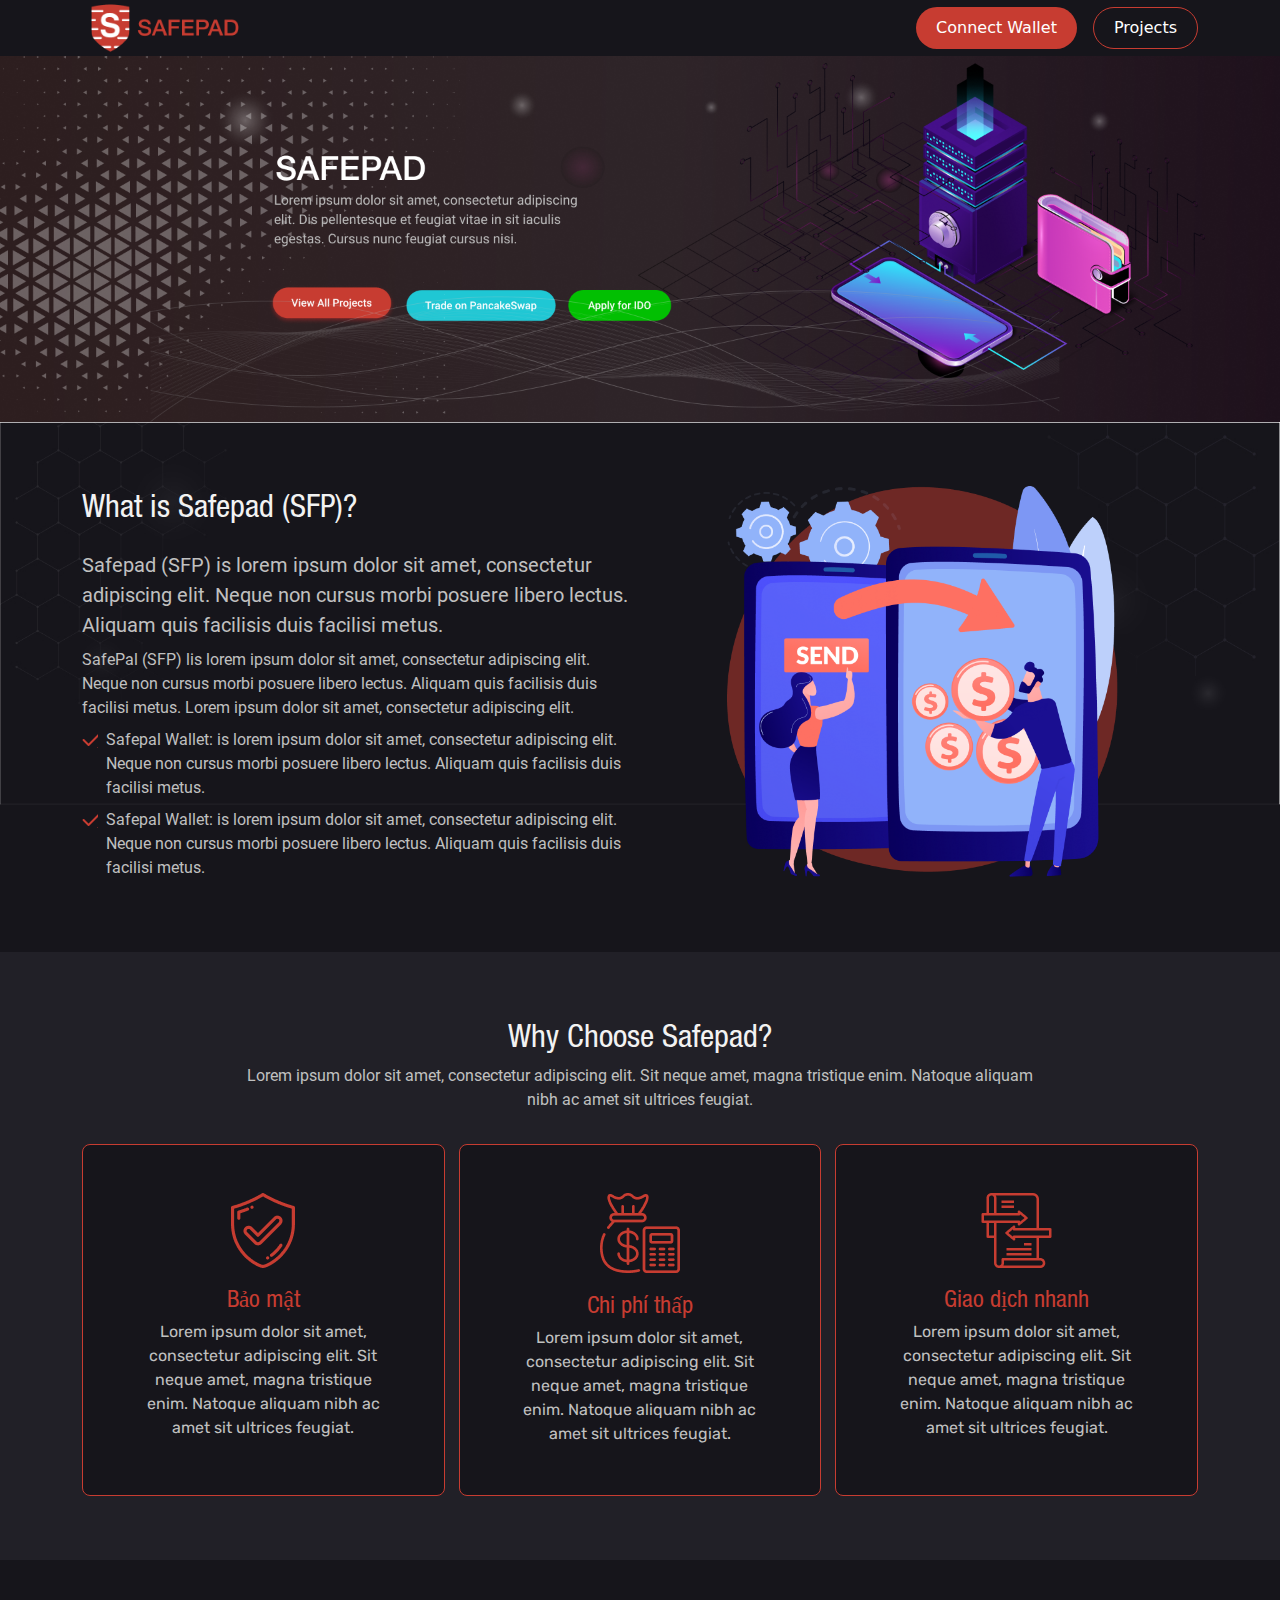
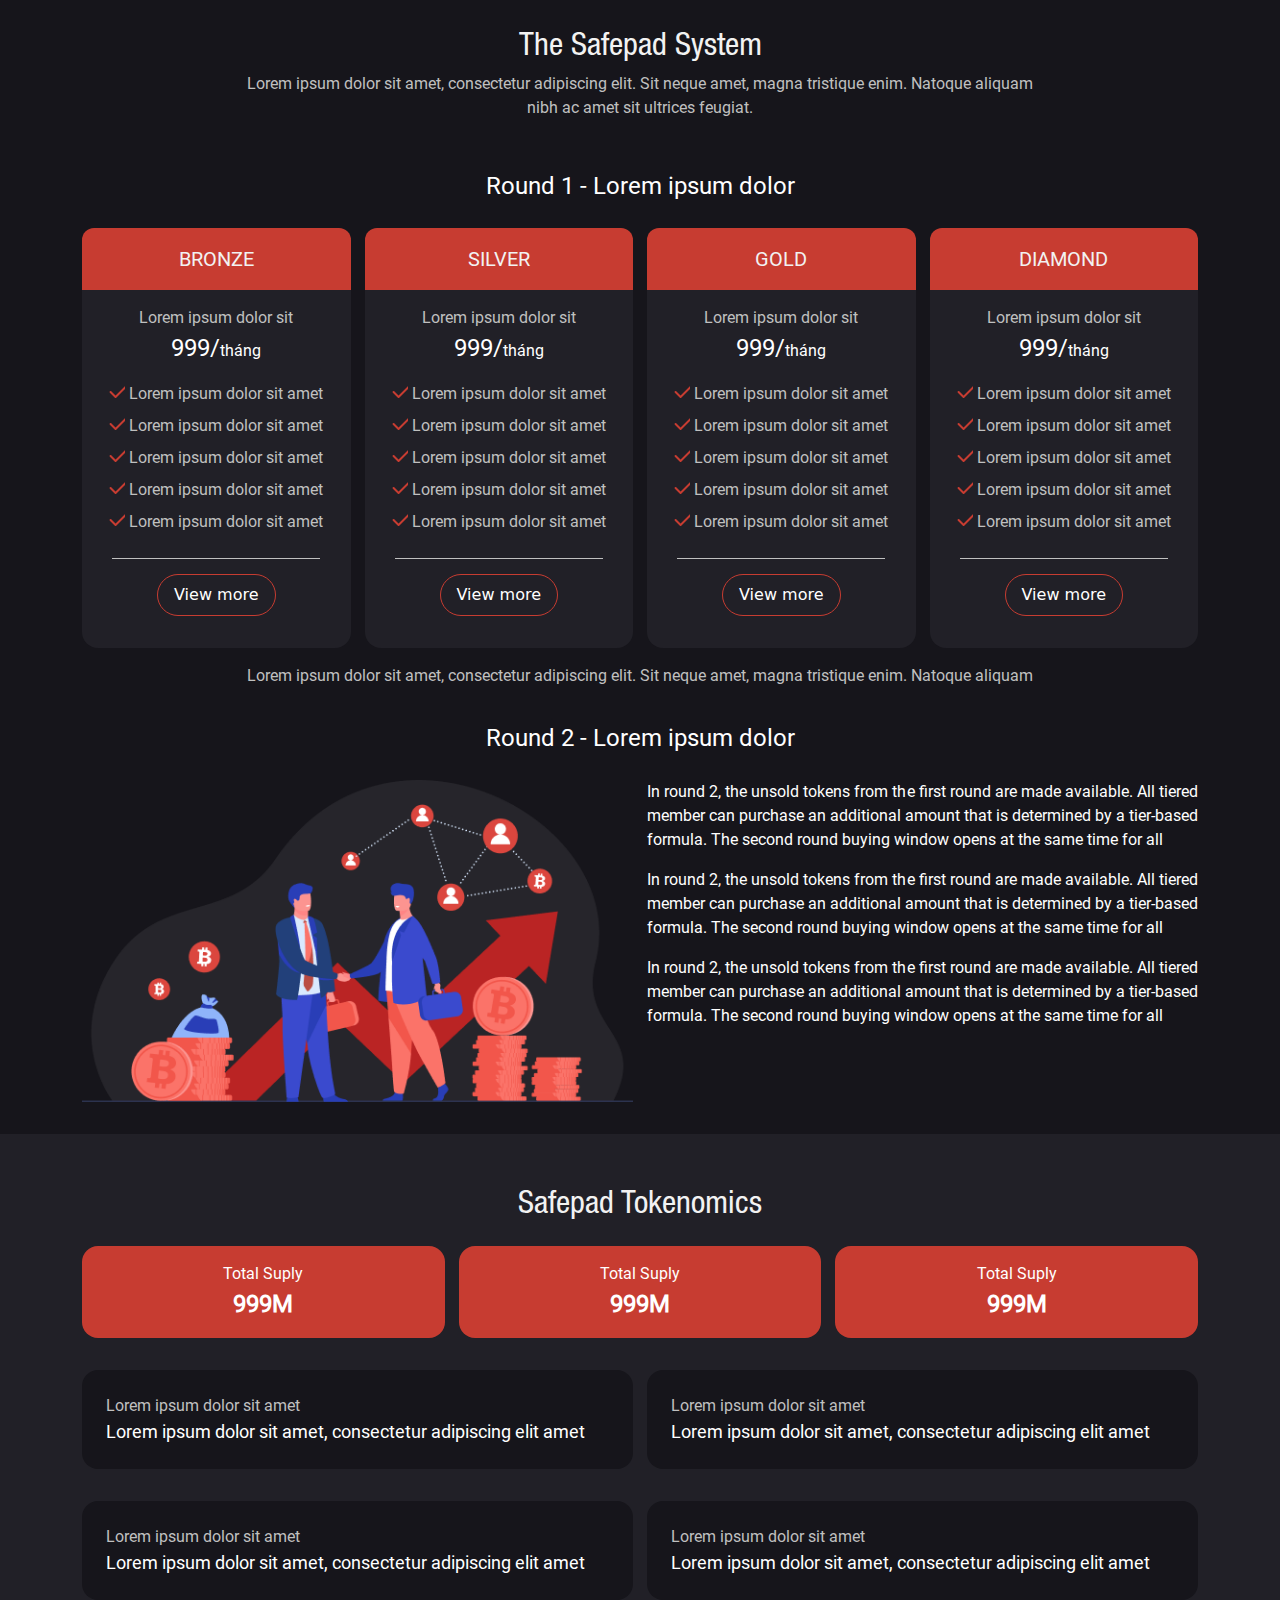
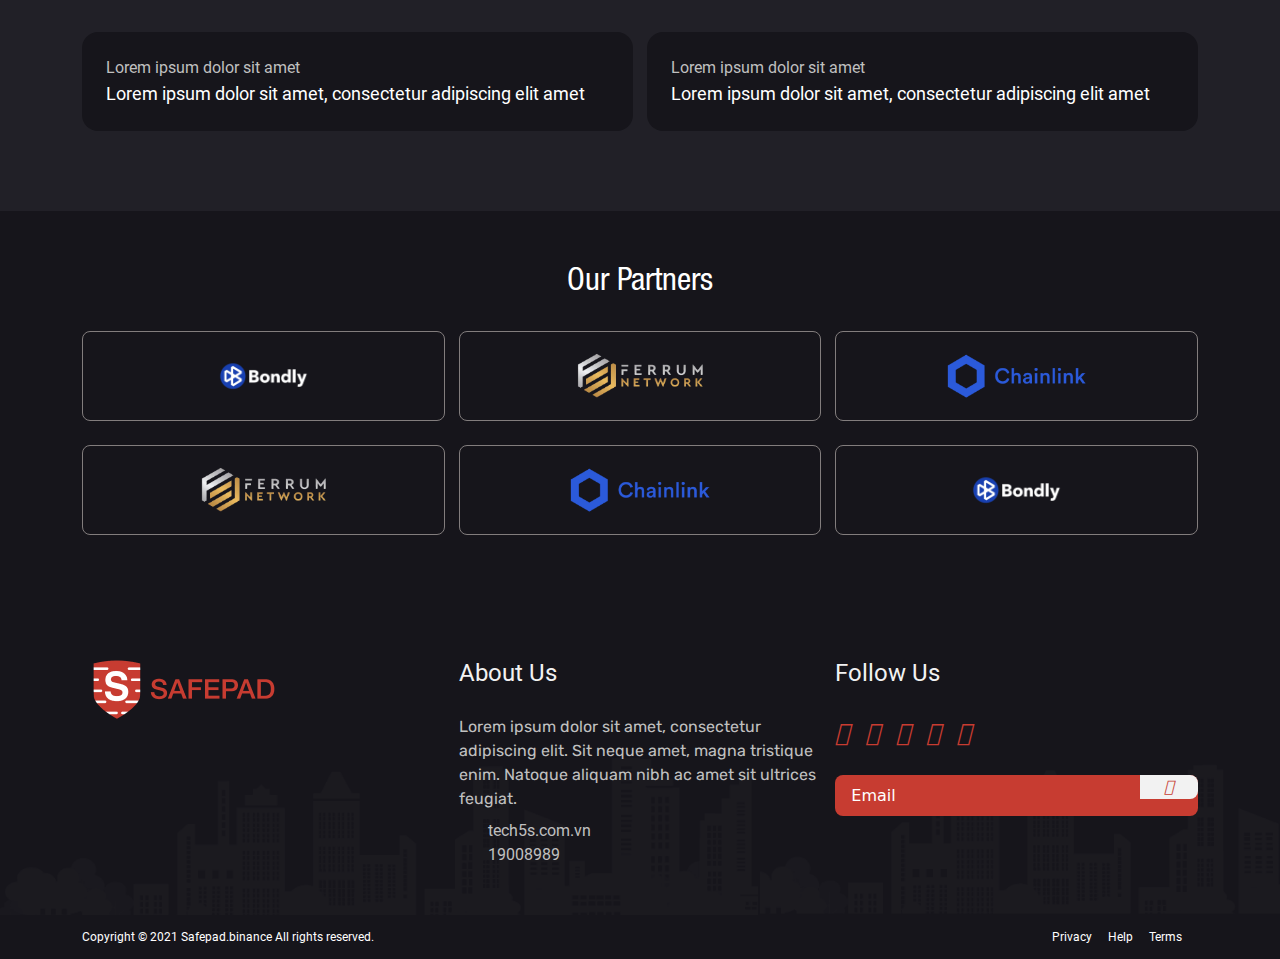
<file: index.html>
<!DOCTYPE html>
<html lang="en">

<head>
    <meta charset="UTF-8">
    <meta http-equiv="X-UA-Compatible" content="IE=edge">
    <meta name="viewport" content="width=device-width, initial-scale=1.0">
    <link rel="stylesheet" href="css/bootstrap.min.css">
    <link rel="stylesheet" href="css/style.css">
    <link rel="stylesheet" href="css/responsive.css">
    <link rel="stylesheet" href="https://unpkg.com/swiper/swiper-bundle.min.css" />
    <link rel="stylesheet" href="https://pro.fontawesome.com/releases/v5.10.0/css/all.css"
        integrity="sha384-AYmEC3Yw5cVb3ZcuHtOA93w35dYTsvhLPVnYs9eStHfGJvOvKxVfELGroGkvsg+p" crossorigin="anonymous" />
    <link rel="stylesheet" href="https://maxcdn.bootstrapcdn.com/font-awesome/4.5.0/css/font-awesome.min.css">
    <title>Document</title>
</head>

<body>
    <!-- Back to top button -->
    <a id="button"></a>
    <header>
        <div class="nav-main">
            <div class="container">
                <div class="row align-items-center justify-content-between">
                    <div class="col-lg-2 col-10">
                        <div class="header-logo">
                            <a href="" class="c-img">
                                <img src="images/SFP 1.png" alt="">
                            </a>
                        </div>
                    </div>
                    <div class="col-lg-10 col-2">
                        <div class="header-button">
                            <button>Connect Wallet</button>
                            <button>Projects</button>
                        </div>
                        <div class="search1">
                            <button id="bt-menu-mobile" class="bar-menu"><svg height="30px" viewBox="0 -53 384 384"
                                    width="30px" xmlns="http://www.w3.org/2000/svg">
                                    <path
                                        d="m368 154.667969h-352c-8.832031 0-16-7.167969-16-16s7.167969-16 16-16h352c8.832031 0 16 7.167969 16 16s-7.167969 16-16 16zm0 0" />
                                    <path
                                        d="m368 32h-352c-8.832031 0-16-7.167969-16-16s7.167969-16 16-16h352c8.832031 0 16 7.167969 16 16s-7.167969 16-16 16zm0 0" />
                                    <path
                                        d="m368 277.332031h-352c-8.832031 0-16-7.167969-16-16s7.167969-16 16-16h352c8.832031 0 16 7.167969 16 16s-7.167969 16-16 16zm0 0" />
                                </svg></button>
                        </div>
                        <div id="wrapper-menu-mobile">
                            <div class="wrapper">
                                <ul>
                                    <li class="first">
                                        <a href="">
                                            <img src="images/SFP 1.png" alt="">
                                        </a>
                                        <button id="bt-fechar-menu">
                                            <svg height="20px" viewBox="0 0 329.26933 329" width="20px"
                                                xmlns="http://www.w3.org/2000/svg">
                                                <path
                                                    d="m194.800781 164.769531 128.210938-128.214843c8.34375-8.339844 
                                                        8.34375-21.824219 0-30.164063-8.339844-8.339844-21.824219-8.339844-30.164063 0l-128.214844 128.214844-128.210937-128.214844c-8.34375-8.339844-21.824219-8.339844-30.164063 
                                                        0-8.34375 8.339844-8.34375 21.824219 0 30.164063l128.210938 128.214843-128.210938 128.214844c-8.34375 8.339844-8.34375 21.824219 0 30.164063 4.15625 4.160156 9.621094 6.25 
                                                        15.082032 6.25 5.460937 0 10.921875-2.089844 15.082031-6.25l128.210937-128.214844 128.214844 128.214844c4.160156 4.160156 9.621094 6.25 15.082032 6.25 5.460937 0 10.921874-2.089844
                                                         15.082031-6.25 8.34375-8.339844 8.34375-21.824219 0-30.164063zm0 0" />
                                            </svg>
                                            </i></button>
                                        <div class="clear"></div>
                                    </li>
                                    <li>
                                        <div class="form">
                                            <form action="">
                                                <input type="email" placeholder="Tìm kiếm">
                                                <button><i class="fas fa-paper-plane"></i></button>
                                            </form>
                                        </div>
                                    </li>
                                    <li><a href="">Home</a></li>
                                </ul>
                            </div>
                            <div class="block-menu-mobile"></div>
                        </div>
                    </div>
                </div>
            </div>
        </div>
    </header>
    <section class="banner">
        <!-- Swiper -->
        <div class="swiper mySwiper">
            <div class="swiper-wrapper">
                <div class="swiper-slide">
                    <a href="" class="c-img">
                        <img src="images/banner.png" alt="">
                    </a>
                </div>
                <div class="swiper-slide">
                    <a href="" class="c-img">
                        <img src="images/banner.png" alt="">
                    </a>
                </div>
                <div class="swiper-slide">
                    <a href="" class="c-img">
                        <img src="images/banner.png" alt="">
                    </a>
                </div>
            </div>
        </div>
    </section>
    <section class="question">
        <div class="container">
            <div class="row">
                <div class="col-lg-6 col-sm-6 col-12">
                    <div class="question-box">
                        <div class="question-title">
                            <a href="" class="text">
                                What is Safepad (SFP)?
                            </a>
                        </div>
                        <div class="question-span">
                            Safepad (SFP) is lorem ipsum dolor sit amet, consectetur adipiscing elit. Neque non cursus
                            morbi posuere libero lectus.
                            Aliquam quis facilisis duis facilisi metus.
                        </div>
                        <div class="question-p">
                            SafePal (SFP) lis lorem ipsum dolor sit amet, consectetur adipiscing elit. Neque non cursus
                            morbi posuere libero lectus.
                            Aliquam quis facilisis duis facilisi metus. Lorem ipsum dolor sit amet, consectetur
                            adipiscing elit.
                        </div>
                        <div class="question-conttent">
                            <div class="box-conttent">
                                Safepal Wallet: is lorem ipsum dolor sit amet, consectetur adipiscing elit. Neque non
                                cursus morbi posuere libero
                                lectus. Aliquam quis facilisis duis facilisi metus.
                            </div>
                            <div class="box-conttent">
                                Safepal Wallet: is lorem ipsum dolor sit amet, consectetur adipiscing elit. Neque non
                                cursus morbi posuere libero
                                lectus. Aliquam quis facilisis duis facilisi metus.
                            </div>
                        </div>
                    </div>
                </div>
                <div class="col-lg-6 col-sm-6 col-12">
                    <div class="question-img">
                        <a href="" class="c-img">
                            <img src="images/Group.png" alt="">
                        </a>
                    </div>
                </div>
            </div>
        </div>
    </section>
    <section class="service">
        <div class="container">
            <div class="title">
                <div class="service-title">
                    <a href="" class="text">
                        Why Choose Safepad?
                    </a>
                </div>
                <div class="service-conttent">
                    Lorem ipsum dolor sit amet, consectetur adipiscing elit. Sit neque amet, magna tristique enim.
                    Natoque
                    aliquam nibh ac
                    amet sit ultrices feugiat.
                </div>
            </div>
            <div class="row">
                <div class="col-lg-4 col-6">
                    <div class="box-service">
                        <div class="box-img">
                            <a href="">
                                <img src="images/guard.png" alt="">
                            </a>
                        </div>
                        <div class="text-title">
                            <a href="" class="text">
                                Bảo mật
                            </a>
                        </div>
                        <div class="text-conttent">
                            Lorem ipsum dolor sit amet, consectetur adipiscing elit. Sit neque amet, magna tristique
                            enim. Natoque aliquam nibh ac amet sit ultrices feugiat.
                        </div>
                    </div>
                </div>
                <div class="col-lg-4 col-6">
                    <div class="box-service">
                        <div class="box-img">
                            <a href="">
                                <img src="images/Page 1.png" alt="">
                            </a>
                        </div>
                        <div class="text-title">
                            <a href="" class="text">
                                Chi phí thấp
                            </a>
                        </div>
                        <div class="text-conttent">
                            Lorem ipsum dolor sit amet, consectetur adipiscing elit. Sit neque amet, magna tristique
                            enim. Natoque aliquam nibh ac amet sit ultrices feugiat.
                        </div>
                    </div>
                </div>
                <div class="col-lg-4 ">
                    <div class="box-service">
                        <div class="box-img">
                            <a href="">
                                <img src="images/transaction 1.png" alt="">
                            </a>
                        </div>
                        <div class="text-title">
                            <a href="" class="text">
                                Giao dịch nhanh
                            </a>
                        </div>
                        <div class="text-conttent">
                            Lorem ipsum dolor sit amet, consectetur adipiscing elit. Sit neque amet, magna tristique
                            enim. Natoque aliquam nibh ac amet sit ultrices feugiat.
                        </div>
                    </div>
                </div>
            </div>
        </div>
    </section>
    <section class="price-list">
        <div class="container">
            <div class="title">
                <div class="price-title">
                    <a href="" class="text">
                        The Safepad System
                    </a>
                </div>
                <div class="price-conttent">
                    Lorem ipsum dolor sit amet, consectetur adipiscing elit. Sit neque amet, magna tristique enim.
                    Natoque aliquam nibh ac
                    amet sit ultrices feugiat.
                </div>
            </div>
            <div class="round1">
                Round 1 - Lorem ipsum dolor
            </div>
            <div class="row">
                <div class="col-lg-3 col-sm-6 col-12">
                    <div class="box-price">
                        <div class="title-box">
                            BRONZE
                        </div>
                        <div class="box-conttent">
                            <div class="text-conttent">
                                Lorem ipsum dolor sit
                            </div>
                            <div class="price-text">
                                <span>999/</span>tháng
                            </div>
                            <div class="conttent">
                                <div class="text">
                                    Lorem ipsum dolor sit amet
                                </div>
                                <div class="text">
                                    Lorem ipsum dolor sit amet
                                </div>
                                <div class="text">
                                    Lorem ipsum dolor sit amet
                                </div>
                                <div class="text">
                                    Lorem ipsum dolor sit amet
                                </div>
                                <div class="text">
                                    Lorem ipsum dolor sit amet
                                </div>
                            </div>
                        </div>
                        <div class="button">
                            <button>View more</button>
                        </div>
                    </div>
                </div>
                <div class="col-lg-3 col-sm-6 col-12">
                    <div class="box-price">
                        <div class="title-box">
                            SILVER
                        </div>
                        <div class="box-conttent">
                            <div class="text-conttent">
                                Lorem ipsum dolor sit
                            </div>
                            <div class="price-text">
                                <span>999/</span>tháng
                            </div>
                            <div class="conttent">
                                <div class="text">
                                    Lorem ipsum dolor sit amet
                                </div>
                                <div class="text">
                                    Lorem ipsum dolor sit amet
                                </div>
                                <div class="text">
                                    Lorem ipsum dolor sit amet
                                </div>
                                <div class="text">
                                    Lorem ipsum dolor sit amet
                                </div>
                                <div class="text">
                                    Lorem ipsum dolor sit amet
                                </div>
                            </div>
                        </div>
                        <div class="button">
                            <button>View more</button>
                        </div>
                    </div>
                </div>
                <div class="col-lg-3 col-sm-6 col-12">
                    <div class="box-price">
                        <div class="title-box">
                            GOLD
                        </div>
                        <div class="box-conttent">
                            <div class="text-conttent">
                                Lorem ipsum dolor sit
                            </div>
                            <div class="price-text">
                                <span>999/</span>tháng
                            </div>
                            <div class="conttent">
                                <div class="text">
                                    Lorem ipsum dolor sit amet
                                </div>
                                <div class="text">
                                    Lorem ipsum dolor sit amet
                                </div>
                                <div class="text">
                                    Lorem ipsum dolor sit amet
                                </div>
                                <div class="text">
                                    Lorem ipsum dolor sit amet
                                </div>
                                <div class="text">
                                    Lorem ipsum dolor sit amet
                                </div>
                            </div>
                        </div>
                        <div class="button">
                            <button>View more</button>
                        </div>
                    </div>
                </div>
                <div class="col-lg-3 col-sm-6 col-12">
                    <div class="box-price">
                        <div class="title-box">
                            DIAMOND
                        </div>
                        <div class="box-conttent">
                            <div class="text-conttent">
                                Lorem ipsum dolor sit
                            </div>
                            <div class="price-text">
                                <span>999/</span>tháng
                            </div>
                            <div class="conttent">
                                <div class="text">
                                    Lorem ipsum dolor sit amet
                                </div>
                                <div class="text">
                                    Lorem ipsum dolor sit amet
                                </div>
                                <div class="text">
                                    Lorem ipsum dolor sit amet
                                </div>
                                <div class="text">
                                    Lorem ipsum dolor sit amet
                                </div>
                                <div class="text">
                                    Lorem ipsum dolor sit amet
                                </div>
                            </div>
                        </div>
                        <div class="button">
                            <button>View more</button>
                        </div>
                    </div>
                </div>
            </div>
            <div class="last-round1">
                Lorem ipsum dolor sit amet, consectetur adipiscing elit. Sit neque amet, magna tristique enim. Natoque
                aliquam
            </div>
            <div class="round2">
                Round 2 - Lorem ipsum dolor
            </div>
            <div class="row">
                <div class="col-lg-6 col-sm-6 col-12">
                    <div class="box-img">
                        <a href="" class="c-img">
                            <img src="images/Frame2.png" alt="">
                        </a>
                    </div>
                </div>
                <div class="col-lg-6 col-sm-6 col-12">
                    <div class="box-round2">
                        <div class="text-box">
                            In round 2, the unsold tokens from the first round are made
                            available. All tiered member can purchase an additional amount
                            that is determined by a tier-based formula. The second round
                            buying window opens at the same time for all
                        </div>
                        <div class="text-box">
                            In round 2, the unsold tokens from the first round are made
                            available. All tiered member can purchase an additional amount
                            that is determined by a tier-based formula. The second round
                            buying window opens at the same time for all
                        </div>
                        <div class="text-box">
                            In round 2, the unsold tokens from the first round are made
                            available. All tiered member can purchase an additional amount
                            that is determined by a tier-based formula. The second round
                            buying window opens at the same time for all
                        </div>
                    </div>
                </div>
            </div>
        </div>
    </section>
    <section class="safepad-token">
        <div class="container">
            <div class="safepad-title">
                <a href="" class="text">
                    Safepad Tokenomics
                </a>
            </div>
            <div class="box">
                <div class="row">
                    <div class="col-lg-4 col-6">
                        <div class="box-safepad">
                            <div class="text-light">
                                <a href="" class="text">Total Suply</a>
                            </div>
                            <div class="text-bold">
                                <a href="" class="text">999M</a>
                            </div>
                        </div>
                    </div>
                    <div class="col-lg-4 col-6">
                        <div class="box-safepad">
                            <div class="text-light">
                                <a href="" class="text">Total Suply</a>
                            </div>
                            <div class="text-bold">
                                <a href="" class="text">999M</a>
                            </div>
                        </div>
                    </div>
                    <div class="col-lg-4 col-12">
                        <div class="box-safepad">
                            <div class="text-light">
                                <a href="" class="text">Total Suply</a>
                            </div>
                            <div class="text-bold">
                                <a href="" class="text">999M</a>
                            </div>
                        </div>
                    </div>
                </div>
            </div>
            <div class="row">
                <div class="col-lg-6 col-6">
                    <div class="box-conttent-2">
                        <div class="text-lightt">
                            Lorem ipsum dolor sit amet
                        </div>
                        <div class="text-bold">
                            Lorem ipsum dolor sit amet, consectetur adipiscing elit amet
                        </div>
                    </div>
                </div>
                <div class="col-lg-6 col-6">
                    <div class="box-conttent-2">
                        <div class="text-lightt">
                            Lorem ipsum dolor sit amet
                        </div>
                        <div class="text-bold">
                            Lorem ipsum dolor sit amet, consectetur adipiscing elit amet
                        </div>
                    </div>
                </div>
                <div class="col-lg-6 col-6">
                    <div class="box-conttent-2">
                        <div class="text-lightt">
                            Lorem ipsum dolor sit amet
                        </div>
                        <div class="text-bold">
                            Lorem ipsum dolor sit amet, consectetur adipiscing elit amet
                        </div>
                    </div>
                </div>
                <div class="col-lg-6 col-6">
                    <div class="box-conttent-2">
                        <div class="text-lightt">
                            Lorem ipsum dolor sit amet
                        </div>
                        <div class="text-bold">
                            Lorem ipsum dolor sit amet, consectetur adipiscing elit amet
                        </div>
                    </div>
                </div>
                <div class="col-lg-6 col-6">
                    <div class="box-conttent-2">
                        <div class="text-lightt">
                            Lorem ipsum dolor sit amet
                        </div>
                        <div class="text-bold">
                            Lorem ipsum dolor sit amet, consectetur adipiscing elit amet
                        </div>
                    </div>
                </div>
                <div class="col-lg-6 col-6">
                    <div class="box-conttent-2">
                        <div class="text-lightt">
                            Lorem ipsum dolor sit amet
                        </div>
                        <div class="text-bold">
                            Lorem ipsum dolor sit amet, consectetur adipiscing elit amet
                        </div>
                    </div>
                </div>
            </div>
        </div>
    </section>
    <section class="partners">
        <div class="container">
            <div class="partners-title mb_30">
                <a href="" class="text">
                    Our Partners
                </a>
            </div>
            <div class="row justify-content-center">
                <div class="col-lg-4 col-sm-6 col-6 mb_30">
                    <div class="box-partners">
                        <a href="" class="d-flex img item-partner c-img">
                            <img src="images/Logo_-_Bondly_-_Horizontal 1.png" alt="">
                        </a>
                    </div>
                </div>
                <div class="col-lg-4 col-sm-6 col-6 mb_30">
                    <div class="box-partners">
                        <a href="" class="d-flex img item-partner c-img">
                            <img src="images/Ferrum-_waifu2x_photo_noise3_scale_tta_1 1.png" alt="">
                        </a>
                    </div>
                </div>
                <div class="col-lg-4 col-sm-6 col-6 mb_30">
                    <div class="box-partners">
                        <a href="" class="d-flex img item-partner c-img">
                            <img src="images/Chainlink_logo 1.png" alt="">
                        </a>
                    </div>
                </div>
                <div class="col-lg-4 col-sm-6 col-6 mb_30">
                    <div class="box-partners">
                        <a href="" class="d-flex img item-partner c-img">
                            <img src="images/Ferrum-_waifu2x_photo_noise3_scale_tta_1 1.png" alt="">
                        </a>
                    </div>
                </div>
                <div class="col-lg-4 col-sm-6 col-6 mb_30">
                    <div class="box-partners">
                        <a href="" class="d-flex img item-partner c-img">
                            <img src="images/Chainlink_logo 1.png" alt="">
                        </a>
                    </div>
                </div>
                <div class="col-lg-4 col-sm-6 col-6 mb_30">
                    <div class="box-partners">
                        <a href="" class="d-flex img item-partner c-img">
                            <img src="images/Logo_-_Bondly_-_Horizontal 1.png" alt="">
                        </a>
                    </div>
                </div>

            </div>
        </div>
    </section>
    <footer class="footer">
        <div class="container">
            <div class="row">
                <div class="col-lg-4">
                    <div class="box-logo">
                        <a href="" class="align-items-center">
                            <img src="images/SFP 1.png" alt="">
                        </a>
                    </div>
                </div>
                <div class="col-lg-4">
                    <div class="box-about">
                        <div class="title-about mb_30">
                            About Us
                        </div>
                        <div class="text">
                            Lorem ipsum dolor sit amet, consectetur adipiscing elit. Sit neque amet, magna tristique
                            enim. Natoque aliquam nibh ac
                            amet sit ultrices feugiat.
                        </div>
                        <div class="email">
                            <a href="mailto:tech5s.com.vn">tech5s.com.vn</a>
                        </div>
                        <div class="phone">
                            <a href="tel:19008989">19008989</a>
                        </div>
                    </div>
                </div>
                <div class="col-lg-4">
                    <div class="box-follow">
                        <div class="follow-title mb_30">
                            Follow Us
                        </div>
                        <div class="follow d-flex align-items-center mb_30">
                            <div class="twitter ml_0">
                                <a href="">
                                    <i class="fab fa-twitter"></i>
                                </a>
                            </div>
                            <div class="skype ml_0">
                                <a href="">
                                    <i class="fab fa-skype"></i>
                                </a>
                            </div>
                            <div class="insta ml_0">
                                <a href="">
                                    <i class="fab fa-instagram"></i>
                                </a>
                            </div>
                            <div class="youtube ml_0">
                                <a href="">
                                    <i class="fab fa-youtube"></i>
                                </a>
                            </div>
                            <div class="face ml_0">
                                <a href="">
                                    <i class="fab fa-facebook-square"></i>
                                </a>
                            </div>
                        </div>
                        <div class="form">
                            <form action="">
                                <input type="email" placeholder="Email">
                                <button><i class="fas fa-paper-plane"></i></button>
                            </form>
                        </div>
                    </div>
                </div>
            </div>
        </div>
    </footer>
    <section class="absolute-footer">
        <div class="container">
            <div class="row d-flex align-items-center ">
                <div class="col-lg-6 col-12">
                    <div class="left">
                        <div class="text">
                            Copyright © 2021 Safepad.binance
                            All rights reserved.
                        </div>
                    </div>
                </div>
                <div class="col-lg-6">
                    <div class="box-right">
                        <div class="right d-flex align-items-center">
                            <div class="text ml_0">
                                <a href="">
                                    Privacy
                                </a>
                            </div>
                            <div class="text ml_0">
                                <a href="">
                                    Help
                                </a>
                            </div>
                            <div class="text ml_0">
                                <a href="">
                                    Terms
                                </a>
                            </div>
                        </div>
                    </div>
                </div>
            </div>
        </div>
    </section>
    <script src="https://ajax.googleapis.com/ajax/libs/jquery/3.4.1/jquery.min.js"></script>
    <script src="https://unpkg.com/swiper/swiper-bundle.min.js"></script>
    <script src="js/script.js"></script>
</body>

</html>
</file>
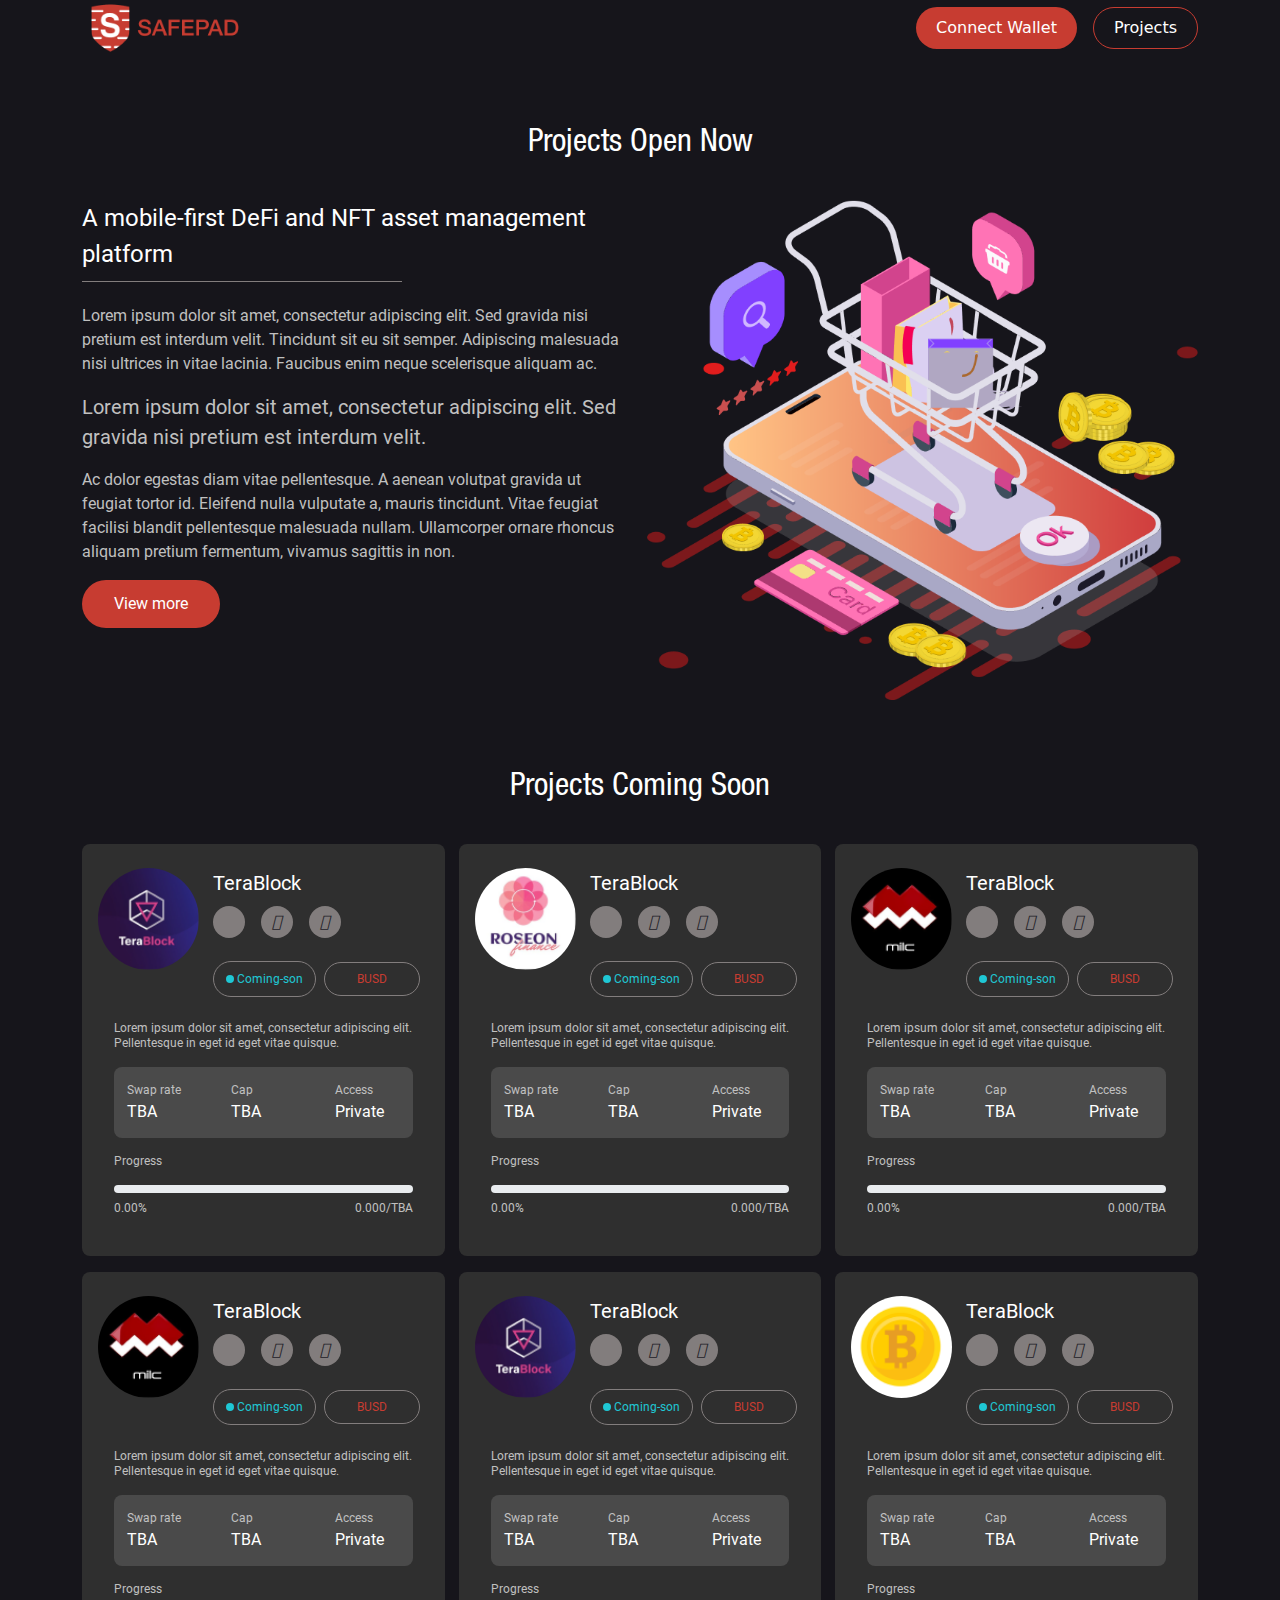
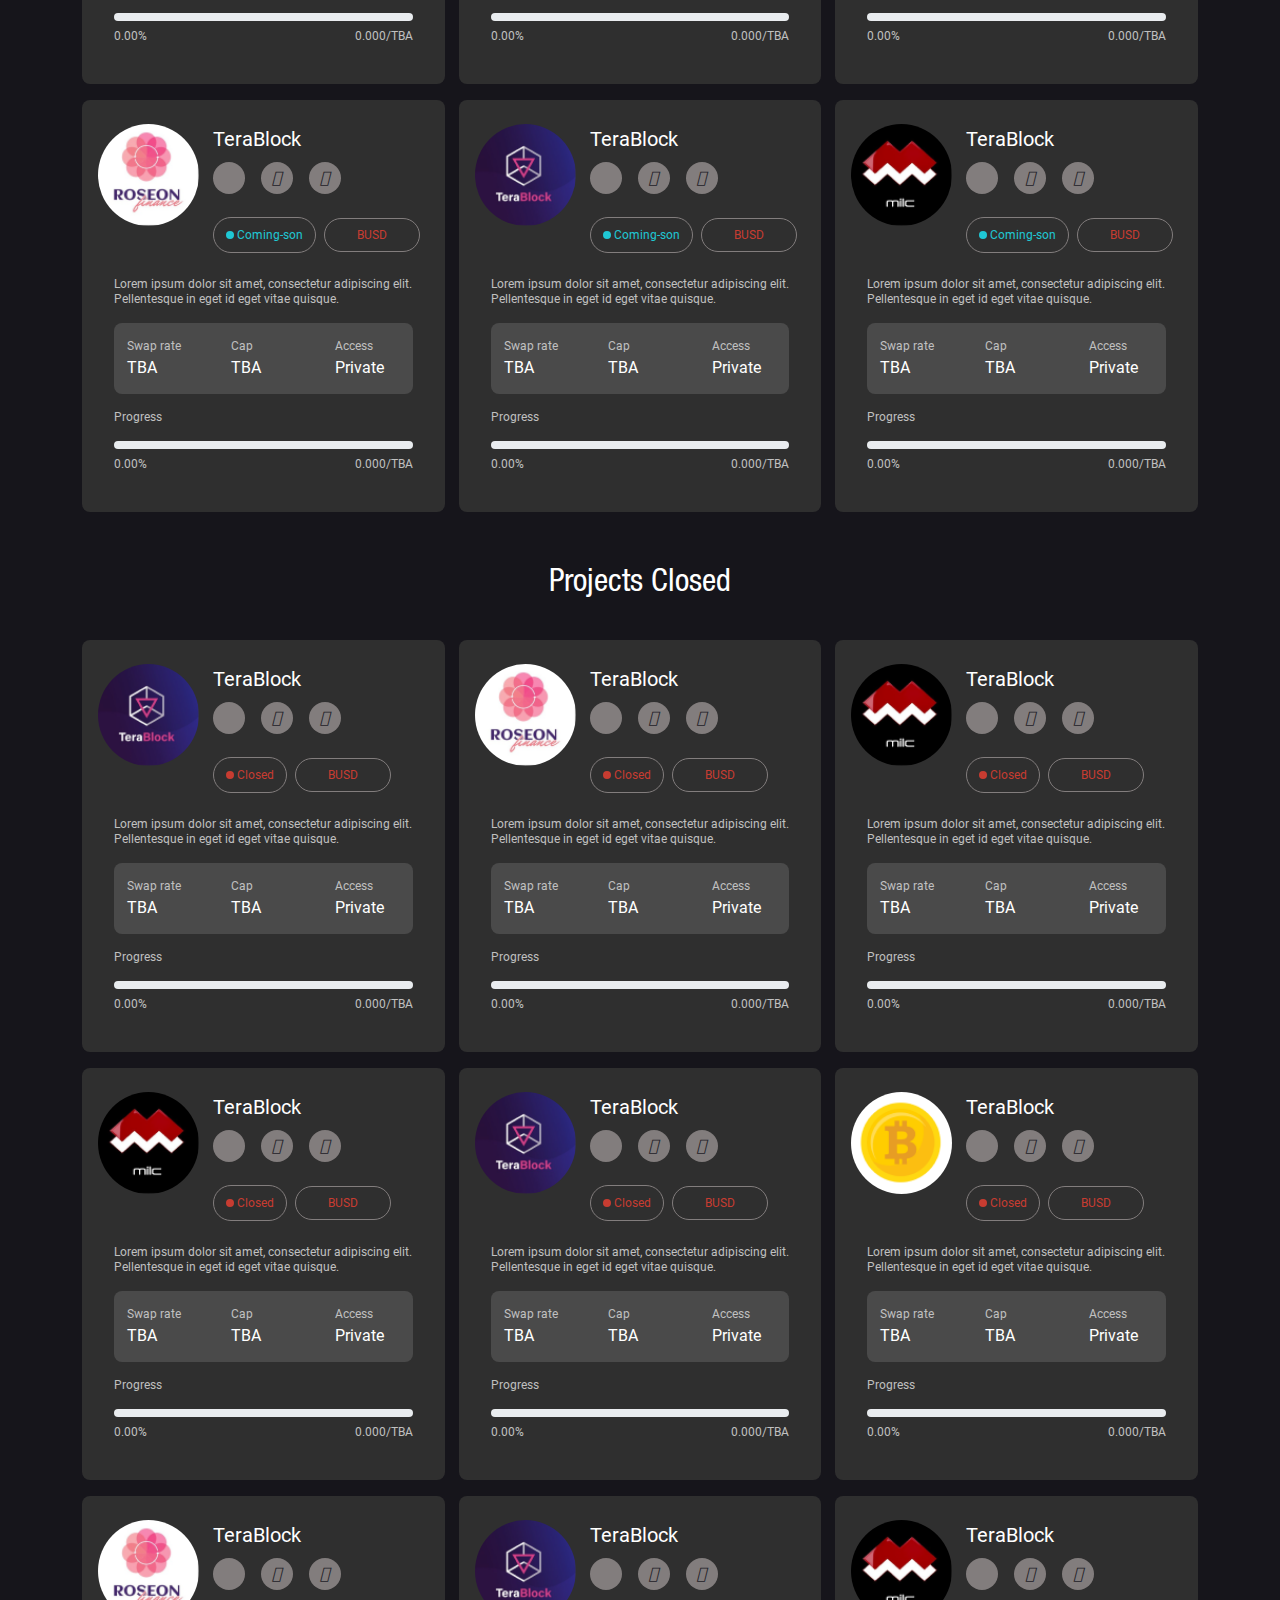
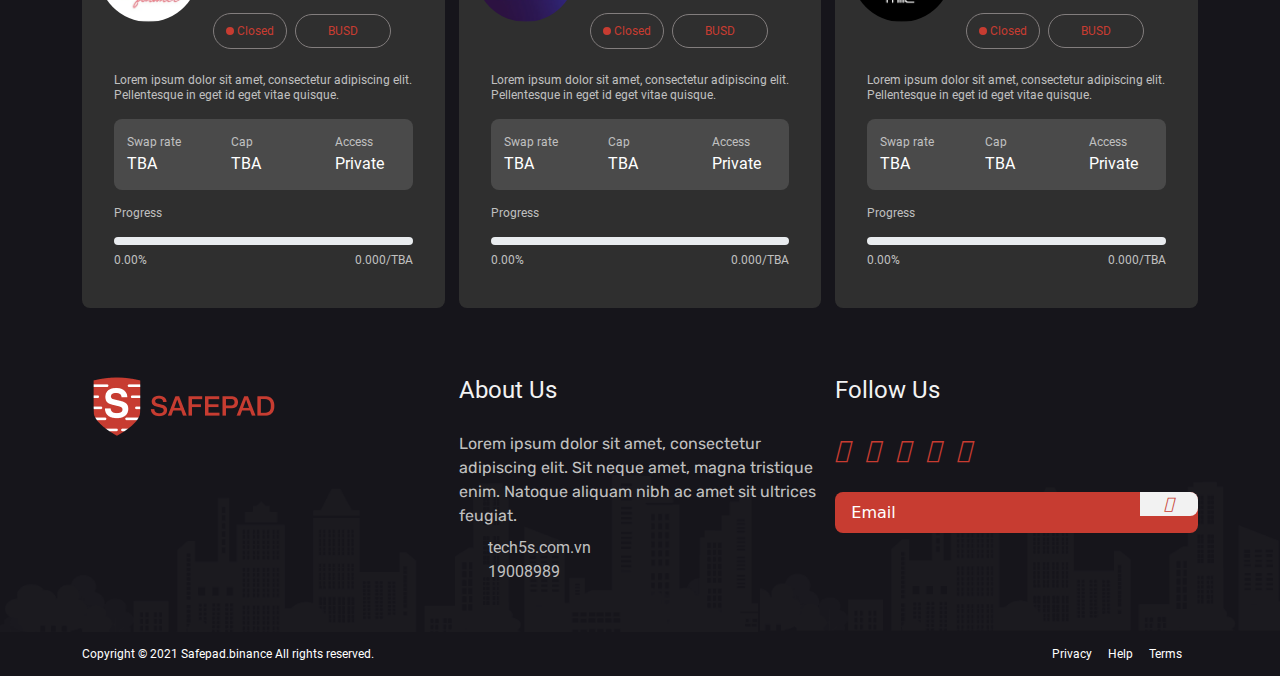
<file: project.html>
<!DOCTYPE html>
<html lang="en">

<head>
    <meta charset="UTF-8">
    <meta http-equiv="X-UA-Compatible" content="IE=edge">
    <meta name="viewport" content="width=device-width, initial-scale=1.0">
    <link rel="stylesheet" href="css/bootstrap.min.css">
    <link rel="stylesheet" href="css/style.css">
    <link rel="stylesheet" href="css/responsive.css">
    <link rel="stylesheet" href="https://unpkg.com/swiper/swiper-bundle.min.css" />
    <link rel="stylesheet" href="https://pro.fontawesome.com/releases/v5.10.0/css/all.css"
        integrity="sha384-AYmEC3Yw5cVb3ZcuHtOA93w35dYTsvhLPVnYs9eStHfGJvOvKxVfELGroGkvsg+p" crossorigin="anonymous" />
    <link rel="stylesheet" href="https://maxcdn.bootstrapcdn.com/font-awesome/4.5.0/css/font-awesome.min.css">
    <title>Document</title>
</head>

<body>
    <!-- Back to top button -->
    <a id="button"></a>
    <header>
        <div class="nav-main">
            <div class="container">
                <div class="row align-items-center justify-content-between">
                    <div class="col-lg-2 col-10">
                        <div class="header-logo">
                            <a href="" class="c-img">
                                <img src="images/SFP 1.png" alt="">
                            </a>
                        </div>
                    </div>
                    <div class="col-lg-10 col-2">
                        <div class="header-button">
                            <button>Connect Wallet</button>
                            <button>Projects</button>
                        </div>
                        <div class="search1">
                            <button id="bt-menu-mobile" class="bar-menu"><svg height="30px" viewBox="0 -53 384 384"
                                    width="30px" xmlns="http://www.w3.org/2000/svg">
                                    <path
                                        d="m368 154.667969h-352c-8.832031 0-16-7.167969-16-16s7.167969-16 16-16h352c8.832031 0 16 7.167969 16 16s-7.167969 16-16 16zm0 0" />
                                    <path
                                        d="m368 32h-352c-8.832031 0-16-7.167969-16-16s7.167969-16 16-16h352c8.832031 0 16 7.167969 16 16s-7.167969 16-16 16zm0 0" />
                                    <path
                                        d="m368 277.332031h-352c-8.832031 0-16-7.167969-16-16s7.167969-16 16-16h352c8.832031 0 16 7.167969 16 16s-7.167969 16-16 16zm0 0" />
                                </svg></button>
                        </div>
                        <div id="wrapper-menu-mobile">
                            <div class="wrapper">
                                <ul>
                                    <li class="first">
                                        <a href="">
                                            <img src="images/SFP 1.png" alt="">
                                        </a>
                                        <button id="bt-fechar-menu">
                                            <svg height="20px" viewBox="0 0 329.26933 329" width="20px"
                                                xmlns="http://www.w3.org/2000/svg">
                                                <path
                                                    d="m194.800781 164.769531 128.210938-128.214843c8.34375-8.339844 
                                                            8.34375-21.824219 0-30.164063-8.339844-8.339844-21.824219-8.339844-30.164063 0l-128.214844 128.214844-128.210937-128.214844c-8.34375-8.339844-21.824219-8.339844-30.164063 
                                                            0-8.34375 8.339844-8.34375 21.824219 0 30.164063l128.210938 128.214843-128.210938 128.214844c-8.34375 8.339844-8.34375 21.824219 0 30.164063 4.15625 4.160156 9.621094 6.25 
                                                            15.082032 6.25 5.460937 0 10.921875-2.089844 15.082031-6.25l128.210937-128.214844 128.214844 128.214844c4.160156 4.160156 9.621094 6.25 15.082032 6.25 5.460937 0 10.921874-2.089844
                                                             15.082031-6.25 8.34375-8.339844 8.34375-21.824219 0-30.164063zm0 0" />
                                            </svg>
                                            </i></button>
                                        <div class="clear"></div>
                                    </li>
                                    <li>
                                        <div class="form">
                                            <form action="">
                                                <input type="email" placeholder="Tìm kiếm">
                                                <button><i class="fas fa-paper-plane"></i></button>
                                            </form>
                                        </div>
                                    </li>
                                    <li><a href="">Home</a></li>
                                </ul>
                            </div>
                            <div class="block-menu-mobile"></div>
                        </div>
                    </div>
                </div>
            </div>
        </div>
    </header>
    <main>
        <section class="project-open">
            <div class="project-title">
                <a href="" class="text">Projects Open Now</a>
            </div>
            <div class="container">
                <div class="row">
                    <div class="col-lg-6 col-sm-6 col-12">
                        <div class="box-text-open">
                            <div class="title-box">
                                <a href="" class="text">
                                    A mobile-first DeFi and NFT asset management platform
                                </a>
                            </div>
                            <div class="box-conttent">
                                <div class="text">
                                    Lorem ipsum dolor sit amet, consectetur adipiscing elit. Sed gravida nisi pretium
                                    est interdum velit. Tincidunt sit eu
                                    sit semper. Adipiscing malesuada nisi ultrices in vitae lacinia. Faucibus enim neque
                                    scelerisque aliquam ac.
                                </div>
                                <div class="text">Lorem ipsum dolor sit amet, consectetur adipiscing elit. Sed gravida
                                    nisi pretium est interdum velit.</div>
                                <div class="text">Ac dolor egestas diam vitae pellentesque. A aenean volutpat gravida ut
                                    feugiat tortor id. Eleifend nulla vulputate a, mauris tincidunt. Vitae feugiat
                                    facilisi blandit pellentesque malesuada nullam. Ullamcorper ornare rhoncus aliquam
                                    pretium fermentum, vivamus sagittis in non. </div>
                            </div>
                            <div class="button">
                                <button>View more</button>
                            </div>
                        </div>
                    </div>
                    <div class="col-lg-6 col-sm-6 col-12">
                        <div class="box-img">
                            <a href="" class="c-img">
                                <img src="images/Frame3.png" alt="">
                            </a>
                        </div>
                    </div>
                </div>
            </div>
        </section>
        <section class="project-coming">
            <div class="project-title">
                <a href="" class="text">
                    Projects Coming Soon
                </a>
            </div>
            <div class="container">
                <div class="row">
                    <div class="col-lg-4 col-sm-6 col-12 mb-3">
                        <div class="box-coming">
                            <div class="coming-top">
                                <div class="row">
                                    <div class="col-lg-4 col-4">
                                        <div class="box-img">
                                            <a href="" class="c-img">
                                                <img src="images/pMXL8BZU_400x400 1.png" alt="">
                                            </a>
                                        </div>
                                    </div>
                                    <div class="col-lg-8 col-8">
                                        <div class="box-text">
                                            <div class="title-box">
                                                <a href="" class="text">
                                                    TeraBlock
                                                </a>
                                            </div>
                                            <div class="icon d-flex">
                                                <a href="" class="icon-m ml_0">
                                                    <i class="fab fa-medium-m"></i>
                                                </a>
                                                <a href="" class="icon-tw ml_0">
                                                    <i class="fab fa-twitter"></i>
                                                </a>
                                                <a href="" class="icon-f ml_0">
                                                    <i class="fab fa-facebook-f"></i>
                                                </a>
                                            </div>
                                        </div>
                                        <div class="box-button d-flex align-items-center">
                                            <button class="coming-son">
                                                Coming-son
                                            </button>
                                            <button>
                                                BUSD
                                            </button>
                                        </div>
                                    </div>
                                </div>
                            </div>
                            <div class="coming-bot">
                                <div class="text-conttent">
                                    Lorem ipsum dolor sit amet, consectetur adipiscing elit. Pellentesque in eget id
                                    eget
                                    vitae quisque.
                                </div>
                                <div class="box-rate">
                                    <div class="row">
                                        <div class="col-lg-3 col-3">
                                            <div class="box-text_rate">
                                                <div class="box-light">
                                                    Swap rate
                                                </div>
                                                <div class="box-bold">
                                                    TBA
                                                </div>
                                            </div>
                                        </div>
                                        <div class="col-lg-3 col-3">
                                            <div class="box-text_rate">
                                                <div class="box-light">
                                                    Cap
                                                </div>
                                                <div class="box-bold">
                                                    TBA
                                                </div>
                                            </div>
                                        </div>
                                        <div class="col-lg-3 col-3">
                                            <div class="box-text_rate">
                                                <div class="box-light">
                                                    Access
                                                </div>
                                                <div class="box-bold">
                                                    Private
                                                </div>
                                            </div>
                                        </div>
                                    </div>
                                </div>
                                <div class="box-progress">
                                    <div class="text">
                                        Progress
                                    </div>
                                    <div class="progress">
                                        <div class="progress-bar" role="progressbar" aria-valuenow="0" aria-valuemin="0"
                                            aria-valuemax="100"></div>
                                    </div>
                                    <div class="text-progress d-flex">
                                        <div class="text ml_0">0.00%</div>
                                        <div class="text mr_0">0.000/TBA</div>
                                    </div>
                                </div>
                            </div>
                        </div>
                    </div>
                    <div class="col-lg-4 col-sm-6 col-12 mb-3">
                        <div class="box-coming">
                            <div class="coming-top">
                                <div class="row">
                                    <div class="col-lg-4 col-4">
                                        <div class="box-img">
                                            <a href="" class="c-img">
                                                <img src="images/pMXL8BZU_400x400111.png" alt="">
                                            </a>
                                        </div>
                                    </div>
                                    <div class="col-lg-8 col-8">
                                        <div class="box-text">
                                            <div class="title-box">
                                                <a href="" class="text">
                                                    TeraBlock
                                                </a>
                                            </div>
                                            <div class="icon d-flex">
                                                <a href="" class="icon-m ml_0">
                                                    <i class="fab fa-medium-m"></i>
                                                </a>
                                                <a href="" class="icon-tw ml_0">
                                                    <i class="fab fa-twitter"></i>
                                                </a>
                                                <a href="" class="icon-f ml_0">
                                                    <i class="fab fa-facebook-f"></i>
                                                </a>
                                            </div>
                                        </div>
                                        <div class="box-button d-flex align-items-center">
                                            <button class="coming-son">
                                                Coming-son
                                            </button>
                                            <button>
                                                BUSD
                                            </button>
                                        </div>
                                    </div>
                                </div>
                            </div>
                            <div class="coming-bot">
                                <div class="text-conttent">
                                    Lorem ipsum dolor sit amet, consectetur adipiscing elit. Pellentesque in eget id
                                    eget
                                    vitae quisque.
                                </div>
                                <div class="box-rate">
                                    <div class="row">
                                        <div class="col-lg-3 col-3">
                                            <div class="box-text_rate">
                                                <div class="box-light">
                                                    Swap rate
                                                </div>
                                                <div class="box-bold">
                                                    TBA
                                                </div>
                                            </div>
                                        </div>
                                        <div class="col-lg-3 col-3">
                                            <div class="box-text_rate">
                                                <div class="box-light">
                                                    Cap
                                                </div>
                                                <div class="box-bold">
                                                    TBA
                                                </div>
                                            </div>
                                        </div>
                                        <div class="col-lg-3 col-3">
                                            <div class="box-text_rate">
                                                <div class="box-light">
                                                    Access
                                                </div>
                                                <div class="box-bold">
                                                    Private
                                                </div>
                                            </div>
                                        </div>
                                    </div>
                                </div>
                                <div class="box-progress">
                                    <div class="text">
                                        Progress
                                    </div>
                                    <div class="progress">
                                        <div class="progress-bar" role="progressbar" aria-valuenow="0" aria-valuemin="0"
                                            aria-valuemax="100"></div>
                                    </div>
                                    <div class="text-progress d-flex">
                                        <div class="text ml_0">0.00%</div>
                                        <div class="text mr_0">0.000/TBA</div>
                                    </div>
                                </div>
                            </div>
                        </div>
                    </div>
                    <div class="col-lg-4 col-sm-6 col-12 mb-3">
                        <div class="box-coming">
                            <div class="coming-top">
                                <div class="row">
                                    <div class="col-lg-4 col-4">
                                        <div class="box-img">
                                            <a href="" class="c-img">
                                                <img src="images/pMXL8BZU_400x400 1-2.png" alt="">
                                            </a>
                                        </div>
                                    </div>
                                    <div class="col-lg-8 col-8">
                                        <div class="box-text">
                                            <div class="title-box">
                                                <a href="" class="text">
                                                    TeraBlock
                                                </a>
                                            </div>
                                            <div class="icon d-flex">
                                                <a href="" class="icon-m ml_0">
                                                    <i class="fab fa-medium-m"></i>
                                                </a>
                                                <a href="" class="icon-tw ml_0">
                                                    <i class="fab fa-twitter"></i>
                                                </a>
                                                <a href="" class="icon-f ml_0">
                                                    <i class="fab fa-facebook-f"></i>
                                                </a>
                                            </div>
                                        </div>
                                        <div class="box-button d-flex align-items-center">
                                            <button class="coming-son">
                                                Coming-son
                                            </button>
                                            <button>
                                                BUSD
                                            </button>
                                        </div>
                                    </div>
                                </div>
                            </div>
                            <div class="coming-bot">
                                <div class="text-conttent">
                                    Lorem ipsum dolor sit amet, consectetur adipiscing elit. Pellentesque in eget id
                                    eget
                                    vitae quisque.
                                </div>
                                <div class="box-rate">
                                    <div class="row">
                                        <div class="col-lg-3 col-3">
                                            <div class="box-text_rate">
                                                <div class="box-light">
                                                    Swap rate
                                                </div>
                                                <div class="box-bold">
                                                    TBA
                                                </div>
                                            </div>
                                        </div>
                                        <div class="col-lg-3 col-3">
                                            <div class="box-text_rate">
                                                <div class="box-light">
                                                    Cap
                                                </div>
                                                <div class="box-bold">
                                                    TBA
                                                </div>
                                            </div>
                                        </div>
                                        <div class="col-lg-3 col-3">
                                            <div class="box-text_rate">
                                                <div class="box-light">
                                                    Access
                                                </div>
                                                <div class="box-bold">
                                                    Private
                                                </div>
                                            </div>
                                        </div>
                                    </div>
                                </div>
                                <div class="box-progress">
                                    <div class="text">
                                        Progress
                                    </div>
                                    <div class="progress">
                                        <div class="progress-bar" role="progressbar" aria-valuenow="0" aria-valuemin="0"
                                            aria-valuemax="100"></div>
                                    </div>
                                    <div class="text-progress d-flex">
                                        <div class="text ml_0">0.00%</div>
                                        <div class="text mr_0">0.000/TBA</div>
                                    </div>
                                </div>
                            </div>
                        </div>
                    </div>
                    <div class="col-lg-4 col-sm-6 col-12 mb-3">
                        <div class="box-coming">
                            <div class="coming-top">
                                <div class="row">
                                    <div class="col-lg-4 col-4">
                                        <div class="box-img">
                                            <a href="" class="c-img">
                                                <img src="images/pMXL8BZU_400x400 1-2.png" alt="">
                                            </a>
                                        </div>
                                    </div>
                                    <div class="col-lg-8 col-8">
                                        <div class="box-text">
                                            <div class="title-box">
                                                <a href="" class="text">
                                                    TeraBlock
                                                </a>
                                            </div>
                                            <div class="icon d-flex">
                                                <a href="" class="icon-m ml_0">
                                                    <i class="fab fa-medium-m"></i>
                                                </a>
                                                <a href="" class="icon-tw ml_0">
                                                    <i class="fab fa-twitter"></i>
                                                </a>
                                                <a href="" class="icon-f ml_0">
                                                    <i class="fab fa-facebook-f"></i>
                                                </a>
                                            </div>
                                        </div>
                                        <div class="box-button d-flex align-items-center">
                                            <button class="coming-son">
                                                Coming-son
                                            </button>
                                            <button>
                                                BUSD
                                            </button>
                                        </div>
                                    </div>
                                </div>
                            </div>
                            <div class="coming-bot">
                                <div class="text-conttent">
                                    Lorem ipsum dolor sit amet, consectetur adipiscing elit. Pellentesque in eget id
                                    eget
                                    vitae quisque.
                                </div>
                                <div class="box-rate">
                                    <div class="row">
                                        <div class="col-lg-3 col-3">
                                            <div class="box-text_rate">
                                                <div class="box-light">
                                                    Swap rate
                                                </div>
                                                <div class="box-bold">
                                                    TBA
                                                </div>
                                            </div>
                                        </div>
                                        <div class="col-lg-3 col-3">
                                            <div class="box-text_rate">
                                                <div class="box-light">
                                                    Cap
                                                </div>
                                                <div class="box-bold">
                                                    TBA
                                                </div>
                                            </div>
                                        </div>
                                        <div class="col-lg-3 col-3">
                                            <div class="box-text_rate">
                                                <div class="box-light">
                                                    Access
                                                </div>
                                                <div class="box-bold">
                                                    Private
                                                </div>
                                            </div>
                                        </div>
                                    </div>
                                </div>
                                <div class="box-progress">
                                    <div class="text">
                                        Progress
                                    </div>
                                    <div class="progress">
                                        <div class="progress-bar" role="progressbar" aria-valuenow="0" aria-valuemin="0"
                                            aria-valuemax="100"></div>
                                    </div>
                                    <div class="text-progress d-flex">
                                        <div class="text ml_0">0.00%</div>
                                        <div class="text mr_0">0.000/TBA</div>
                                    </div>
                                </div>
                            </div>
                        </div>
                    </div>
                    <div class="col-lg-4 col-sm-6 col-12 mb-3">
                        <div class="box-coming">
                            <div class="coming-top">
                                <div class="row">
                                    <div class="col-lg-4 col-4">
                                        <div class="box-img">
                                            <a href="" class="c-img">
                                                <img src="images/pMXL8BZU_400x400 1.png" alt="">
                                            </a>
                                        </div>
                                    </div>
                                    <div class="col-lg-8 col-8">
                                        <div class="box-text">
                                            <div class="title-box">
                                                <a href="" class="text">
                                                    TeraBlock
                                                </a>
                                            </div>
                                            <div class="icon d-flex">
                                                <a href="" class="icon-m ml_0">
                                                    <i class="fab fa-medium-m"></i>
                                                </a>
                                                <a href="" class="icon-tw ml_0">
                                                    <i class="fab fa-twitter"></i>
                                                </a>
                                                <a href="" class="icon-f ml_0">
                                                    <i class="fab fa-facebook-f"></i>
                                                </a>
                                            </div>
                                        </div>
                                        <div class="box-button d-flex align-items-center">
                                            <button class="coming-son">
                                                Coming-son
                                            </button>
                                            <button>
                                                BUSD
                                            </button>
                                        </div>
                                    </div>
                                </div>
                            </div>
                            <div class="coming-bot">
                                <div class="text-conttent">
                                    Lorem ipsum dolor sit amet, consectetur adipiscing elit. Pellentesque in eget id
                                    eget
                                    vitae quisque.
                                </div>
                                <div class="box-rate">
                                    <div class="row">
                                        <div class="col-lg-3 col-3">
                                            <div class="box-text_rate">
                                                <div class="box-light">
                                                    Swap rate
                                                </div>
                                                <div class="box-bold">
                                                    TBA
                                                </div>
                                            </div>
                                        </div>
                                        <div class="col-lg-3 col-3">
                                            <div class="box-text_rate">
                                                <div class="box-light">
                                                    Cap
                                                </div>
                                                <div class="box-bold">
                                                    TBA
                                                </div>
                                            </div>
                                        </div>
                                        <div class="col-lg-3 col-3">
                                            <div class="box-text_rate">
                                                <div class="box-light">
                                                    Access
                                                </div>
                                                <div class="box-bold">
                                                    Private
                                                </div>
                                            </div>
                                        </div>
                                    </div>
                                </div>
                                <div class="box-progress">
                                    <div class="text">
                                        Progress
                                    </div>
                                    <div class="progress">
                                        <div class="progress-bar" role="progressbar" aria-valuenow="0" aria-valuemin="0"
                                            aria-valuemax="100"></div>
                                    </div>
                                    <div class="text-progress d-flex">
                                        <div class="text ml_0">0.00%</div>
                                        <div class="text mr_0">0.000/TBA</div>
                                    </div>
                                </div>
                            </div>
                        </div>
                    </div>
                    <div class="col-lg-4 col-sm-6 col-12 mb-3">
                        <div class="box-coming">
                            <div class="coming-top">
                                <div class="row">
                                    <div class="col-lg-4 col-4">
                                        <div class="box-img">
                                            <a href="" class="c-img">
                                                <img src="images/pMXL8BZU_400x400 1-3.png" alt="">
                                            </a>
                                        </div>
                                    </div>
                                    <div class="col-lg-8 col-8">
                                        <div class="box-text">
                                            <div class="title-box">
                                                <a href="" class="text">
                                                    TeraBlock
                                                </a>
                                            </div>
                                            <div class="icon d-flex">
                                                <a href="" class="icon-m ml_0">
                                                    <i class="fab fa-medium-m"></i>
                                                </a>
                                                <a href="" class="icon-tw ml_0">
                                                    <i class="fab fa-twitter"></i>
                                                </a>
                                                <a href="" class="icon-f ml_0">
                                                    <i class="fab fa-facebook-f"></i>
                                                </a>
                                            </div>
                                        </div>
                                        <div class="box-button d-flex align-items-center">
                                            <button class="coming-son">
                                                Coming-son
                                            </button>
                                            <button>
                                                BUSD
                                            </button>
                                        </div>
                                    </div>
                                </div>
                            </div>
                            <div class="coming-bot">
                                <div class="text-conttent">
                                    Lorem ipsum dolor sit amet, consectetur adipiscing elit. Pellentesque in eget id
                                    eget
                                    vitae quisque.
                                </div>
                                <div class="box-rate">
                                    <div class="row">
                                        <div class="col-lg-3 col-3">
                                            <div class="box-text_rate">
                                                <div class="box-light">
                                                    Swap rate
                                                </div>
                                                <div class="box-bold">
                                                    TBA
                                                </div>
                                            </div>
                                        </div>
                                        <div class="col-lg-3 col-3">
                                            <div class="box-text_rate">
                                                <div class="box-light">
                                                    Cap
                                                </div>
                                                <div class="box-bold">
                                                    TBA
                                                </div>
                                            </div>
                                        </div>
                                        <div class="col-lg-3 col-3">
                                            <div class="box-text_rate">
                                                <div class="box-light">
                                                    Access
                                                </div>
                                                <div class="box-bold">
                                                    Private
                                                </div>
                                            </div>
                                        </div>
                                    </div>
                                </div>
                                <div class="box-progress">
                                    <div class="text">
                                        Progress
                                    </div>
                                    <div class="progress">
                                        <div class="progress-bar" role="progressbar" aria-valuenow="0" aria-valuemin="0"
                                            aria-valuemax="100"></div>
                                    </div>
                                    <div class="text-progress d-flex">
                                        <div class="text ml_0">0.00%</div>
                                        <div class="text mr_0">0.000/TBA</div>
                                    </div>
                                </div>
                            </div>
                        </div>
                    </div>
                    <div class="col-lg-4 col-sm-6 col-12 mb-3">
                        <div class="box-coming">
                            <div class="coming-top">
                                <div class="row">
                                    <div class="col-lg-4 col-4">
                                        <div class="box-img">
                                            <a href="" class="c-img">
                                                <img src="images/pMXL8BZU_400x400111.png" alt="">
                                            </a>
                                        </div>
                                    </div>
                                    <div class="col-lg-8 col-8">
                                        <div class="box-text">
                                            <div class="title-box">
                                                <a href="" class="text">
                                                    TeraBlock
                                                </a>
                                            </div>
                                            <div class="icon d-flex">
                                                <a href="" class="icon-m ml_0">
                                                    <i class="fab fa-medium-m"></i>
                                                </a>
                                                <a href="" class="icon-tw ml_0">
                                                    <i class="fab fa-twitter"></i>
                                                </a>
                                                <a href="" class="icon-f ml_0">
                                                    <i class="fab fa-facebook-f"></i>
                                                </a>
                                            </div>
                                        </div>
                                        <div class="box-button d-flex align-items-center">
                                            <button class="coming-son">
                                                Coming-son
                                            </button>
                                            <button>
                                                BUSD
                                            </button>
                                        </div>
                                    </div>
                                </div>
                            </div>
                            <div class="coming-bot">
                                <div class="text-conttent">
                                    Lorem ipsum dolor sit amet, consectetur adipiscing elit. Pellentesque in eget id
                                    eget
                                    vitae quisque.
                                </div>
                                <div class="box-rate">
                                    <div class="row">
                                        <div class="col-lg-3 col-3">
                                            <div class="box-text_rate">
                                                <div class="box-light">
                                                    Swap rate
                                                </div>
                                                <div class="box-bold">
                                                    TBA
                                                </div>
                                            </div>
                                        </div>
                                        <div class="col-lg-3 col-3">
                                            <div class="box-text_rate">
                                                <div class="box-light">
                                                    Cap
                                                </div>
                                                <div class="box-bold">
                                                    TBA
                                                </div>
                                            </div>
                                        </div>
                                        <div class="col-lg-3 col-3">
                                            <div class="box-text_rate">
                                                <div class="box-light">
                                                    Access
                                                </div>
                                                <div class="box-bold">
                                                    Private
                                                </div>
                                            </div>
                                        </div>
                                    </div>
                                </div>
                                <div class="box-progress">
                                    <div class="text">
                                        Progress
                                    </div>
                                    <div class="progress">
                                        <div class="progress-bar" role="progressbar" aria-valuenow="0" aria-valuemin="0"
                                            aria-valuemax="100"></div>
                                    </div>
                                    <div class="text-progress d-flex">
                                        <div class="text ml_0">0.00%</div>
                                        <div class="text mr_0">0.000/TBA</div>
                                    </div>
                                </div>
                            </div>
                        </div>
                    </div>
                    <div class="col-lg-4 col-sm-6 col-12 mb-3">
                        <div class="box-coming">
                            <div class="coming-top">
                                <div class="row">
                                    <div class="col-lg-4 col-4">
                                        <div class="box-img">
                                            <a href="" class="c-img">
                                                <img src="images/pMXL8BZU_400x400 1.png" alt="">
                                            </a>
                                        </div>
                                    </div>
                                    <div class="col-lg-8 col-8">
                                        <div class="box-text">
                                            <div class="title-box">
                                                <a href="" class="text">
                                                    TeraBlock
                                                </a>
                                            </div>
                                            <div class="icon d-flex">
                                                <a href="" class="icon-m ml_0">
                                                    <i class="fab fa-medium-m"></i>
                                                </a>
                                                <a href="" class="icon-tw ml_0">
                                                    <i class="fab fa-twitter"></i>
                                                </a>
                                                <a href="" class="icon-f ml_0">
                                                    <i class="fab fa-facebook-f"></i>
                                                </a>
                                            </div>
                                        </div>
                                        <div class="box-button d-flex align-items-center">
                                            <button class="coming-son">
                                                Coming-son
                                            </button>
                                            <button>
                                                BUSD
                                            </button>
                                        </div>
                                    </div>
                                </div>
                            </div>
                            <div class="coming-bot">
                                <div class="text-conttent">
                                    Lorem ipsum dolor sit amet, consectetur adipiscing elit. Pellentesque in eget id
                                    eget
                                    vitae quisque.
                                </div>
                                <div class="box-rate">
                                    <div class="row">
                                        <div class="col-lg-3 col-3">
                                            <div class="box-text_rate">
                                                <div class="box-light">
                                                    Swap rate
                                                </div>
                                                <div class="box-bold">
                                                    TBA
                                                </div>
                                            </div>
                                        </div>
                                        <div class="col-lg-3 col-3">
                                            <div class="box-text_rate">
                                                <div class="box-light">
                                                    Cap
                                                </div>
                                                <div class="box-bold">
                                                    TBA
                                                </div>
                                            </div>
                                        </div>
                                        <div class="col-lg-3 col-3">
                                            <div class="box-text_rate">
                                                <div class="box-light">
                                                    Access
                                                </div>
                                                <div class="box-bold">
                                                    Private
                                                </div>
                                            </div>
                                        </div>
                                    </div>
                                </div>
                                <div class="box-progress">
                                    <div class="text">
                                        Progress
                                    </div>
                                    <div class="progress">
                                        <div class="progress-bar" role="progressbar" aria-valuenow="0" aria-valuemin="0"
                                            aria-valuemax="100"></div>
                                    </div>
                                    <div class="text-progress d-flex">
                                        <div class="text ml_0">0.00%</div>
                                        <div class="text mr_0">0.000/TBA</div>
                                    </div>
                                </div>
                            </div>
                        </div>
                    </div>
                    <div class="col-lg-4 col-12 mb-3">
                        <div class="box-coming">
                            <div class="coming-top">
                                <div class="row">
                                    <div class="col-lg-4 col-4">
                                        <div class="box-img">
                                            <a href="" class="c-img">
                                                <img src="images/pMXL8BZU_400x400 1-2.png" alt="">
                                            </a>
                                        </div>
                                    </div>
                                    <div class="col-lg-8 col-8">
                                        <div class="box-text">
                                            <div class="title-box">
                                                <a href="" class="text">
                                                    TeraBlock
                                                </a>
                                            </div>
                                            <div class="icon d-flex">
                                                <a href="" class="icon-m ml_0">
                                                    <i class="fab fa-medium-m"></i>
                                                </a>
                                                <a href="" class="icon-tw ml_0">
                                                    <i class="fab fa-twitter"></i>
                                                </a>
                                                <a href="" class="icon-f ml_0">
                                                    <i class="fab fa-facebook-f"></i>
                                                </a>
                                            </div>
                                        </div>
                                        <div class="box-button d-flex align-items-center">
                                            <button class="coming-son">
                                                Coming-son
                                            </button>
                                            <button>
                                                BUSD
                                            </button>
                                        </div>
                                    </div>
                                </div>
                            </div>
                            <div class="coming-bot">
                                <div class="text-conttent">
                                    Lorem ipsum dolor sit amet, consectetur adipiscing elit. Pellentesque in eget id
                                    eget
                                    vitae quisque.
                                </div>
                                <div class="box-rate">
                                    <div class="row">
                                        <div class="col-lg-3 col-3">
                                            <div class="box-text_rate">
                                                <div class="box-light">
                                                    Swap rate
                                                </div>
                                                <div class="box-bold">
                                                    TBA
                                                </div>
                                            </div>
                                        </div>
                                        <div class="col-lg-3 col-3">
                                            <div class="box-text_rate">
                                                <div class="box-light">
                                                    Cap
                                                </div>
                                                <div class="box-bold">
                                                    TBA
                                                </div>
                                            </div>
                                        </div>
                                        <div class="col-lg-3 col-3">
                                            <div class="box-text_rate">
                                                <div class="box-light">
                                                    Access
                                                </div>
                                                <div class="box-bold">
                                                    Private
                                                </div>
                                            </div>
                                        </div>
                                    </div>
                                </div>
                                <div class="box-progress">
                                    <div class="text">
                                        Progress
                                    </div>
                                    <div class="progress">
                                        <div class="progress-bar" role="progressbar" aria-valuenow="0" aria-valuemin="0"
                                            aria-valuemax="100"></div>
                                    </div>
                                    <div class="text-progress d-flex">
                                        <div class="text ml_0">0.00%</div>
                                        <div class="text mr_0">0.000/TBA</div>
                                    </div>
                                </div>
                            </div>
                        </div>
                    </div>
                </div>
            </div>
        </section>
        <section class="project-close">
            <div class="project-title">
                <a href="" class="text">Projects Closed</a>

            </div>
            <div class="container">
                <div class="row">
                    <div class="col-lg-4 col-sm-6 col-12 mb-3">
                        <div class="box-close">
                            <div class="close-top">
                                <div class="row">
                                    <div class="col-lg-4 col-4">
                                        <div class="box-img">
                                            <a href="" class="c-img">
                                                <img src="images/pMXL8BZU_400x400 1.png" alt="">
                                            </a>
                                        </div>
                                    </div>
                                    <div class="col-lg-8 col-8">
                                        <div class="box-text">
                                            <div class="title-box">
                                                <a href="" class="text">
                                                    TeraBlock
                                                </a>
                                            </div>
                                            <div class="icon d-flex">
                                                <a href="" class="icon-m ml_0">
                                                    <i class="fab fa-medium-m"></i>
                                                </a>
                                                <a href="" class="icon-tw ml_0">
                                                    <i class="fab fa-twitter"></i>
                                                </a>
                                                <a href="" class="icon-f ml_0">
                                                    <i class="fab fa-facebook-f"></i>
                                                </a>
                                            </div>
                                        </div>
                                        <div class="box-button d-flex align-items-center">
                                            <button class="close-son">
                                                Closed
                                            </button>
                                            <button>
                                                BUSD
                                            </button>
                                        </div>
                                    </div>
                                </div>
                            </div>
                            <div class="close-bot">
                                <div class="text-conttent">
                                    Lorem ipsum dolor sit amet, consectetur adipiscing elit. Pellentesque in eget id
                                    eget
                                    vitae quisque.
                                </div>
                                <div class="box-rate">
                                    <div class="row">
                                        <div class="col-lg-3 col-3">
                                            <div class="box-text_rate">
                                                <div class="box-light">
                                                    Swap rate
                                                </div>
                                                <div class="box-bold">
                                                    TBA
                                                </div>
                                            </div>
                                        </div>
                                        <div class="col-lg-3 col-3">
                                            <div class="box-text_rate">
                                                <div class="box-light">
                                                    Cap
                                                </div>
                                                <div class="box-bold">
                                                    TBA
                                                </div>
                                            </div>
                                        </div>
                                        <div class="col-lg-3 col-3">
                                            <div class="box-text_rate">
                                                <div class="box-light">
                                                    Access
                                                </div>
                                                <div class="box-bold">
                                                    Private
                                                </div>
                                            </div>
                                        </div>
                                    </div>
                                </div>
                                <div class="box-progress">
                                    <div class="text">
                                        Progress
                                    </div>
                                    <div class="progress">
                                        <div class="progress-bar" role="progressbar" aria-valuenow="0" aria-valuemin="0"
                                            aria-valuemax="100"></div>
                                    </div>
                                    <div class="text-progress d-flex">
                                        <div class="text ml_0">0.00%</div>
                                        <div class="text mr_0">0.000/TBA</div>
                                    </div>
                                </div>
                            </div>
                        </div>
                    </div>
                    <div class="col-lg-4 col-sm-6 col-12 mb-3">
                        <div class="box-close">
                            <div class="close-top">
                                <div class="row">
                                    <div class="col-lg-4 col-4">
                                        <div class="box-img">
                                            <a href="" class="c-img">
                                                <img src="images/pMXL8BZU_400x400111.png" alt="">
                                            </a>
                                        </div>
                                    </div>
                                    <div class="col-lg-8 col-8">
                                        <div class="box-text">
                                            <div class="title-box">
                                                <a href="" class="text">
                                                    TeraBlock
                                                </a>
                                            </div>
                                            <div class="icon d-flex">
                                                <a href="" class="icon-m ml_0">
                                                    <i class="fab fa-medium-m"></i>
                                                </a>
                                                <a href="" class="icon-tw ml_0">
                                                    <i class="fab fa-twitter"></i>
                                                </a>
                                                <a href="" class="icon-f ml_0">
                                                    <i class="fab fa-facebook-f"></i>
                                                </a>
                                            </div>
                                        </div>
                                        <div class="box-button d-flex align-items-center">
                                            <button class="close-son">
                                                Closed
                                            </button>
                                            <button>
                                                BUSD
                                            </button>
                                        </div>
                                    </div>
                                </div>
                            </div>
                            <div class="close-bot">
                                <div class="text-conttent">
                                    Lorem ipsum dolor sit amet, consectetur adipiscing elit. Pellentesque in eget id
                                    eget
                                    vitae quisque.
                                </div>
                                <div class="box-rate">
                                    <div class="row">
                                        <div class="col-lg-3 col-3">
                                            <div class="box-text_rate">
                                                <div class="box-light">
                                                    Swap rate
                                                </div>
                                                <div class="box-bold">
                                                    TBA
                                                </div>
                                            </div>
                                        </div>
                                        <div class="col-lg-3 col-3">
                                            <div class="box-text_rate">
                                                <div class="box-light">
                                                    Cap
                                                </div>
                                                <div class="box-bold">
                                                    TBA
                                                </div>
                                            </div>
                                        </div>
                                        <div class="col-lg-3 col-3">
                                            <div class="box-text_rate">
                                                <div class="box-light">
                                                    Access
                                                </div>
                                                <div class="box-bold">
                                                    Private
                                                </div>
                                            </div>
                                        </div>
                                    </div>
                                </div>
                                <div class="box-progress">
                                    <div class="text">
                                        Progress
                                    </div>
                                    <div class="progress">
                                        <div class="progress-bar" role="progressbar" aria-valuenow="0" aria-valuemin="0"
                                            aria-valuemax="100"></div>
                                    </div>
                                    <div class="text-progress d-flex">
                                        <div class="text ml_0">0.00%</div>
                                        <div class="text mr_0">0.000/TBA</div>
                                    </div>
                                </div>
                            </div>
                        </div>
                    </div>
                    <div class="col-lg-4 col-sm-6 col-12 mb-3">
                        <div class="box-close">
                            <div class="close-top">
                                <div class="row">
                                    <div class="col-lg-4 col-4">
                                        <div class="box-img">
                                            <a href="" class="c-img">
                                                <img src="images/pMXL8BZU_400x400 1-2.png" alt="">
                                            </a>
                                        </div>
                                    </div>
                                    <div class="col-lg-8 col-8">
                                        <div class="box-text">
                                            <div class="title-box">
                                                <a href="" class="text">
                                                    TeraBlock
                                                </a>
                                            </div>
                                            <div class="icon d-flex">
                                                <a href="" class="icon-m ml_0">
                                                    <i class="fab fa-medium-m"></i>
                                                </a>
                                                <a href="" class="icon-tw ml_0">
                                                    <i class="fab fa-twitter"></i>
                                                </a>
                                                <a href="" class="icon-f ml_0">
                                                    <i class="fab fa-facebook-f"></i>
                                                </a>
                                            </div>
                                        </div>
                                        <div class="box-button d-flex align-items-center">
                                            <button class="close-son">
                                                Closed
                                            </button>
                                            <button>
                                                BUSD
                                            </button>
                                        </div>
                                    </div>
                                </div>
                            </div>
                            <div class="close-bot">
                                <div class="text-conttent">
                                    Lorem ipsum dolor sit amet, consectetur adipiscing elit. Pellentesque in eget id
                                    eget
                                    vitae quisque.
                                </div>
                                <div class="box-rate">
                                    <div class="row">
                                        <div class="col-lg-3 col-3">
                                            <div class="box-text_rate">
                                                <div class="box-light">
                                                    Swap rate
                                                </div>
                                                <div class="box-bold">
                                                    TBA
                                                </div>
                                            </div>
                                        </div>
                                        <div class="col-lg-3 col-3">
                                            <div class="box-text_rate">
                                                <div class="box-light">
                                                    Cap
                                                </div>
                                                <div class="box-bold">
                                                    TBA
                                                </div>
                                            </div>
                                        </div>
                                        <div class="col-lg-3 col-3">
                                            <div class="box-text_rate">
                                                <div class="box-light">
                                                    Access
                                                </div>
                                                <div class="box-bold">
                                                    Private
                                                </div>
                                            </div>
                                        </div>
                                    </div>
                                </div>
                                <div class="box-progress">
                                    <div class="text">
                                        Progress
                                    </div>
                                    <div class="progress">
                                        <div class="progress-bar" role="progressbar" aria-valuenow="0" aria-valuemin="0"
                                            aria-valuemax="100"></div>
                                    </div>
                                    <div class="text-progress d-flex">
                                        <div class="text ml_0">0.00%</div>
                                        <div class="text mr_0">0.000/TBA</div>
                                    </div>
                                </div>
                            </div>
                        </div>
                    </div>
                    <div class="col-lg-4 col-sm-6 col-12 mb-3">
                        <div class="box-close">
                            <div class="close-top">
                                <div class="row">
                                    <div class="col-lg-4 col-4">
                                        <div class="box-img">
                                            <a href="" class="c-img">
                                                <img src="images/pMXL8BZU_400x400 1-2.png" alt="">
                                            </a>
                                        </div>
                                    </div>
                                    <div class="col-lg-8 col-8">
                                        <div class="box-text">
                                            <div class="title-box">
                                                <a href="" class="text">
                                                    TeraBlock
                                                </a>
                                            </div>
                                            <div class="icon d-flex">
                                                <a href="" class="icon-m ml_0">
                                                    <i class="fab fa-medium-m"></i>
                                                </a>
                                                <a href="" class="icon-tw ml_0">
                                                    <i class="fab fa-twitter"></i>
                                                </a>
                                                <a href="" class="icon-f ml_0">
                                                    <i class="fab fa-facebook-f"></i>
                                                </a>
                                            </div>
                                        </div>
                                        <div class="box-button d-flex align-items-center">
                                            <button class="close-son">
                                                Closed
                                            </button>
                                            <button>
                                                BUSD
                                            </button>
                                        </div>
                                    </div>
                                </div>
                            </div>
                            <div class="close-bot">
                                <div class="text-conttent">
                                    Lorem ipsum dolor sit amet, consectetur adipiscing elit. Pellentesque in eget id
                                    eget
                                    vitae quisque.
                                </div>
                                <div class="box-rate">
                                    <div class="row">
                                        <div class="col-lg-3 col-3">
                                            <div class="box-text_rate">
                                                <div class="box-light">
                                                    Swap rate
                                                </div>
                                                <div class="box-bold">
                                                    TBA
                                                </div>
                                            </div>
                                        </div>
                                        <div class="col-lg-3 col-3">
                                            <div class="box-text_rate">
                                                <div class="box-light">
                                                    Cap
                                                </div>
                                                <div class="box-bold">
                                                    TBA
                                                </div>
                                            </div>
                                        </div>
                                        <div class="col-lg-3 col-3">
                                            <div class="box-text_rate">
                                                <div class="box-light">
                                                    Access
                                                </div>
                                                <div class="box-bold">
                                                    Private
                                                </div>
                                            </div>
                                        </div>
                                    </div>
                                </div>
                                <div class="box-progress">
                                    <div class="text">
                                        Progress
                                    </div>
                                    <div class="progress">
                                        <div class="progress-bar" role="progressbar" aria-valuenow="0" aria-valuemin="0"
                                            aria-valuemax="100"></div>
                                    </div>
                                    <div class="text-progress d-flex">
                                        <div class="text ml_0">0.00%</div>
                                        <div class="text mr_0">0.000/TBA</div>
                                    </div>
                                </div>
                            </div>
                        </div>
                    </div>
                    <div class="col-lg-4 col-sm-6 col-12 mb-3">
                        <div class="box-close">
                            <div class="close-top">
                                <div class="row">
                                    <div class="col-lg-4 col-4">
                                        <div class="box-img">
                                            <a href="" class="c-img">
                                                <img src="images/pMXL8BZU_400x400 1.png" alt="">
                                            </a>
                                        </div>
                                    </div>
                                    <div class="col-lg-8 col-8">
                                        <div class="box-text">
                                            <div class="title-box">
                                                <a href="" class="text">
                                                    TeraBlock
                                                </a>
                                            </div>
                                            <div class="icon d-flex">
                                                <a href="" class="icon-m ml_0">
                                                    <i class="fab fa-medium-m"></i>
                                                </a>
                                                <a href="" class="icon-tw ml_0">
                                                    <i class="fab fa-twitter"></i>
                                                </a>
                                                <a href="" class="icon-f ml_0">
                                                    <i class="fab fa-facebook-f"></i>
                                                </a>
                                            </div>
                                        </div>
                                        <div class="box-button d-flex align-items-center">
                                            <button class="close-son">
                                                Closed
                                            </button>
                                            <button>
                                                BUSD
                                            </button>
                                        </div>
                                    </div>
                                </div>
                            </div>
                            <div class="close-bot">
                                <div class="text-conttent">
                                    Lorem ipsum dolor sit amet, consectetur adipiscing elit. Pellentesque in eget id
                                    eget
                                    vitae quisque.
                                </div>
                                <div class="box-rate">
                                    <div class="row">
                                        <div class="col-lg-3 col-3">
                                            <div class="box-text_rate">
                                                <div class="box-light">
                                                    Swap rate
                                                </div>
                                                <div class="box-bold">
                                                    TBA
                                                </div>
                                            </div>
                                        </div>
                                        <div class="col-lg-3 col-3">
                                            <div class="box-text_rate">
                                                <div class="box-light">
                                                    Cap
                                                </div>
                                                <div class="box-bold">
                                                    TBA
                                                </div>
                                            </div>
                                        </div>
                                        <div class="col-lg-3 col-3">
                                            <div class="box-text_rate">
                                                <div class="box-light">
                                                    Access
                                                </div>
                                                <div class="box-bold">
                                                    Private
                                                </div>
                                            </div>
                                        </div>
                                    </div>
                                </div>
                                <div class="box-progress">
                                    <div class="text">
                                        Progress
                                    </div>
                                    <div class="progress">
                                        <div class="progress-bar" role="progressbar" aria-valuenow="0" aria-valuemin="0"
                                            aria-valuemax="100"></div>
                                    </div>
                                    <div class="text-progress d-flex">
                                        <div class="text ml_0">0.00%</div>
                                        <div class="text mr_0">0.000/TBA</div>
                                    </div>
                                </div>
                            </div>
                        </div>
                    </div>
                    <div class="col-lg-4 col-sm-6 col-12 mb-3">
                        <div class="box-close">
                            <div class="close-top">
                                <div class="row">
                                    <div class="col-lg-4 col-4">
                                        <div class="box-img">
                                            <a href="" class="c-img">
                                                <img src="images/pMXL8BZU_400x400 1-3.png" alt="">
                                            </a>
                                        </div>
                                    </div>
                                    <div class="col-lg-8 col-8">
                                        <div class="box-text">
                                            <div class="title-box">
                                                <a href="" class="text">
                                                    TeraBlock
                                                </a>
                                            </div>
                                            <div class="icon d-flex">
                                                <a href="" class="icon-m ml_0">
                                                    <i class="fab fa-medium-m"></i>
                                                </a>
                                                <a href="" class="icon-tw ml_0">
                                                    <i class="fab fa-twitter"></i>
                                                </a>
                                                <a href="" class="icon-f ml_0">
                                                    <i class="fab fa-facebook-f"></i>
                                                </a>
                                            </div>
                                        </div>
                                        <div class="box-button d-flex align-items-center">
                                            <button class="close-son">
                                                Closed
                                            </button>
                                            <button>
                                                BUSD
                                            </button>
                                        </div>
                                    </div>
                                </div>
                            </div>
                            <div class="close-bot">
                                <div class="text-conttent">
                                    Lorem ipsum dolor sit amet, consectetur adipiscing elit. Pellentesque in eget id
                                    eget
                                    vitae quisque.
                                </div>
                                <div class="box-rate">
                                    <div class="row">
                                        <div class="col-lg-3 col-3">
                                            <div class="box-text_rate">
                                                <div class="box-light">
                                                    Swap rate
                                                </div>
                                                <div class="box-bold">
                                                    TBA
                                                </div>
                                            </div>
                                        </div>
                                        <div class="col-lg-3 col-3">
                                            <div class="box-text_rate">
                                                <div class="box-light">
                                                    Cap
                                                </div>
                                                <div class="box-bold">
                                                    TBA
                                                </div>
                                            </div>
                                        </div>
                                        <div class="col-lg-3 col-3">
                                            <div class="box-text_rate">
                                                <div class="box-light">
                                                    Access
                                                </div>
                                                <div class="box-bold">
                                                    Private
                                                </div>
                                            </div>
                                        </div>
                                    </div>
                                </div>
                                <div class="box-progress">
                                    <div class="text">
                                        Progress
                                    </div>
                                    <div class="progress">
                                        <div class="progress-bar" role="progressbar" aria-valuenow="0" aria-valuemin="0"
                                            aria-valuemax="100"></div>
                                    </div>
                                    <div class="text-progress d-flex">
                                        <div class="text ml_0">0.00%</div>
                                        <div class="text mr_0">0.000/TBA</div>
                                    </div>
                                </div>
                            </div>
                        </div>
                    </div>
                    <div class="col-lg-4 col-sm-6 col-12 mb-3">
                        <div class="box-close">
                            <div class="close-top">
                                <div class="row">
                                    <div class="col-lg-4 col-4">
                                        <div class="box-img">
                                            <a href="" class="c-img">
                                                <img src="images/pMXL8BZU_400x400111.png" alt="">
                                            </a>
                                        </div>
                                    </div>
                                    <div class="col-lg-8 col-8">
                                        <div class="box-text">
                                            <div class="title-box">
                                                <a href="" class="text">
                                                    TeraBlock
                                                </a>
                                            </div>
                                            <div class="icon d-flex">
                                                <a href="" class="icon-m ml_0">
                                                    <i class="fab fa-medium-m"></i>
                                                </a>
                                                <a href="" class="icon-tw ml_0">
                                                    <i class="fab fa-twitter"></i>
                                                </a>
                                                <a href="" class="icon-f ml_0">
                                                    <i class="fab fa-facebook-f"></i>
                                                </a>
                                            </div>
                                        </div>
                                        <div class="box-button d-flex align-items-center">
                                            <button class="close-son">
                                                Closed
                                            </button>
                                            <button>
                                                BUSD
                                            </button>
                                        </div>
                                    </div>
                                </div>
                            </div>
                            <div class="close-bot">
                                <div class="text-conttent">
                                    Lorem ipsum dolor sit amet, consectetur adipiscing elit. Pellentesque in eget id
                                    eget
                                    vitae quisque.
                                </div>
                                <div class="box-rate">
                                    <div class="row">
                                        <div class="col-lg-3 col-3">
                                            <div class="box-text_rate">
                                                <div class="box-light">
                                                    Swap rate
                                                </div>
                                                <div class="box-bold">
                                                    TBA
                                                </div>
                                            </div>
                                        </div>
                                        <div class="col-lg-3 col-3">
                                            <div class="box-text_rate">
                                                <div class="box-light">
                                                    Cap
                                                </div>
                                                <div class="box-bold">
                                                    TBA
                                                </div>
                                            </div>
                                        </div>
                                        <div class="col-lg-3 col-3">
                                            <div class="box-text_rate">
                                                <div class="box-light">
                                                    Access
                                                </div>
                                                <div class="box-bold">
                                                    Private
                                                </div>
                                            </div>
                                        </div>
                                    </div>
                                </div>
                                <div class="box-progress">
                                    <div class="text">
                                        Progress
                                    </div>
                                    <div class="progress">
                                        <div class="progress-bar" role="progressbar" aria-valuenow="0" aria-valuemin="0"
                                            aria-valuemax="100"></div>
                                    </div>
                                    <div class="text-progress d-flex">
                                        <div class="text ml_0">0.00%</div>
                                        <div class="text mr_0">0.000/TBA</div>
                                    </div>
                                </div>
                            </div>
                        </div>
                    </div>
                    <div class="col-lg-4 col-sm-6 col-12 mb-3">
                        <div class="box-close">
                            <div class="close-top">
                                <div class="row">
                                    <div class="col-lg-4 col-4">
                                        <div class="box-img">
                                            <a href="" class="c-img">
                                                <img src="images/pMXL8BZU_400x400 1.png" alt="">
                                            </a>
                                        </div>
                                    </div>
                                    <div class="col-lg-8 col-8">
                                        <div class="box-text">
                                            <div class="title-box">
                                                <a href="" class="text">
                                                    TeraBlock
                                                </a>
                                            </div>
                                            <div class="icon d-flex">
                                                <a href="" class="icon-m ml_0">
                                                    <i class="fab fa-medium-m"></i>
                                                </a>
                                                <a href="" class="icon-tw ml_0">
                                                    <i class="fab fa-twitter"></i>
                                                </a>
                                                <a href="" class="icon-f ml_0">
                                                    <i class="fab fa-facebook-f"></i>
                                                </a>
                                            </div>
                                        </div>
                                        <div class="box-button d-flex align-items-center">
                                            <button class="close-son">
                                                Closed
                                            </button>
                                            <button>
                                                BUSD
                                            </button>
                                        </div>
                                    </div>
                                </div>
                            </div>
                            <div class="close-bot">
                                <div class="text-conttent">
                                    Lorem ipsum dolor sit amet, consectetur adipiscing elit. Pellentesque in eget id
                                    eget
                                    vitae quisque.
                                </div>
                                <div class="box-rate">
                                    <div class="row">
                                        <div class="col-lg-3 col-3">
                                            <div class="box-text_rate">
                                                <div class="box-light">
                                                    Swap rate
                                                </div>
                                                <div class="box-bold">
                                                    TBA
                                                </div>
                                            </div>
                                        </div>
                                        <div class="col-lg-3 col-3">
                                            <div class="box-text_rate">
                                                <div class="box-light">
                                                    Cap
                                                </div>
                                                <div class="box-bold">
                                                    TBA
                                                </div>
                                            </div>
                                        </div>
                                        <div class="col-lg-3 col-3">
                                            <div class="box-text_rate">
                                                <div class="box-light">
                                                    Access
                                                </div>
                                                <div class="box-bold">
                                                    Private
                                                </div>
                                            </div>
                                        </div>
                                    </div>
                                </div>
                                <div class="box-progress">
                                    <div class="text">
                                        Progress
                                    </div>
                                    <div class="progress">
                                        <div class="progress-bar" role="progressbar" aria-valuenow="0" aria-valuemin="0"
                                            aria-valuemax="100"></div>
                                    </div>
                                    <div class="text-progress d-flex">
                                        <div class="text ml_0">0.00%</div>
                                        <div class="text mr_0">0.000/TBA</div>
                                    </div>
                                </div>
                            </div>
                        </div>
                    </div>
                    <div class="col-lg-4 col-12 mb-3">
                        <div class="box-close">
                            <div class="close-top">
                                <div class="row">
                                    <div class="col-lg-4 col-4">
                                        <div class="box-img">
                                            <a href="" class="c-img">
                                                <img src="images/pMXL8BZU_400x400 1-2.png" alt="">
                                            </a>
                                        </div>
                                    </div>
                                    <div class="col-lg-8 col-8">
                                        <div class="box-text">
                                            <div class="title-box">
                                                <a href="" class="text">
                                                    TeraBlock
                                                </a>
                                            </div>
                                            <div class="icon d-flex">
                                                <a href="" class="icon-m ml_0">
                                                    <i class="fab fa-medium-m"></i>
                                                </a>
                                                <a href="" class="icon-tw ml_0">
                                                    <i class="fab fa-twitter"></i>
                                                </a>
                                                <a href="" class="icon-f ml_0">
                                                    <i class="fab fa-facebook-f"></i>
                                                </a>
                                            </div>
                                        </div>
                                        <div class="box-button d-flex align-items-center">
                                            <button class="close-son">
                                                Closed
                                            </button>
                                            <button>
                                                BUSD
                                            </button>
                                        </div>
                                    </div>
                                </div>
                            </div>
                            <div class="close-bot">
                                <div class="text-conttent">
                                    Lorem ipsum dolor sit amet, consectetur adipiscing elit. Pellentesque in eget id
                                    eget
                                    vitae quisque.
                                </div>
                                <div class="box-rate">
                                    <div class="row">
                                        <div class="col-lg-3 col-3">
                                            <div class="box-text_rate">
                                                <div class="box-light">
                                                    Swap rate
                                                </div>
                                                <div class="box-bold">
                                                    TBA
                                                </div>
                                            </div>
                                        </div>
                                        <div class="col-lg-3 col-3">
                                            <div class="box-text_rate">
                                                <div class="box-light">
                                                    Cap
                                                </div>
                                                <div class="box-bold">
                                                    TBA
                                                </div>
                                            </div>
                                        </div>
                                        <div class="col-lg-3 col-3">
                                            <div class="box-text_rate">
                                                <div class="box-light">
                                                    Access
                                                </div>
                                                <div class="box-bold">
                                                    Private
                                                </div>
                                            </div>
                                        </div>
                                    </div>
                                </div>
                                <div class="box-progress">
                                    <div class="text">
                                        Progress
                                    </div>
                                    <div class="progress">
                                        <div class="progress-bar" role="progressbar" aria-valuenow="0" aria-valuemin="0"
                                            aria-valuemax="100"></div>
                                    </div>
                                    <div class="text-progress d-flex">
                                        <div class="text ml_0">0.00%</div>
                                        <div class="text mr_0">0.000/TBA</div>
                                    </div>
                                </div>
                            </div>
                        </div>
                    </div>
                </div>
            </div>
        </section>
    </main>
    <footer class="footer">
        <div class="container">
            <div class="row">
                <div class="col-lg-4">
                    <div class="box-logo">
                        <a href="" class="align-items-center">
                            <img src="images/SFP 1.png" alt="">
                        </a>
                    </div>
                </div>
                <div class="col-lg-4">
                    <div class="box-about">
                        <div class="title-about mb_30">
                            About Us
                        </div>
                        <div class="text">
                            Lorem ipsum dolor sit amet, consectetur adipiscing elit. Sit neque amet, magna tristique
                            enim. Natoque aliquam nibh ac
                            amet sit ultrices feugiat.
                        </div>
                        <div class="email">
                            <a href="mailto:tech5s.com.vn">tech5s.com.vn</a>
                        </div>
                        <div class="phone">
                            <a href="tel:19008989">19008989</a>
                        </div>
                    </div>
                </div>
                <div class="col-lg-4">
                    <div class="box-follow">
                        <div class="follow-title mb_30">
                            Follow Us
                        </div>
                        <div class="follow d-flex align-items-center mb_30">
                            <div class="twitter ml_0">
                                <a href="">
                                    <i class="fab fa-twitter"></i>
                                </a>
                            </div>
                            <div class="skype ml_0">
                                <a href="">
                                    <i class="fab fa-skype"></i>
                                </a>
                            </div>
                            <div class="insta ml_0">
                                <a href="">
                                    <i class="fab fa-instagram"></i>
                                </a>
                            </div>
                            <div class="youtube ml_0">
                                <a href="">
                                    <i class="fab fa-youtube"></i>
                                </a>
                            </div>
                            <div class="face ml_0">
                                <a href="">
                                    <i class="fab fa-facebook-square"></i>
                                </a>
                            </div>
                        </div>
                        <div class="form">
                            <form action="">
                                <input type="email" placeholder="Email">
                                <button><i class="fas fa-paper-plane"></i></button>
                            </form>
                        </div>
                    </div>
                </div>
            </div>
        </div>
    </footer>
    <section class="absolute-footer">
        <div class="container">
            <div class="row d-flex align-items-center ">
                <div class="col-lg-6 col-12">
                    <div class="left">
                        <div class="text">
                            Copyright © 2021 Safepad.binance
                            All rights reserved.
                        </div>
                    </div>
                </div>
                <div class="col-lg-6">
                    <div class="box-right">
                        <div class="right d-flex align-items-center">
                            <div class="text ml_0">
                                <a href="">
                                    Privacy
                                </a>
                            </div>
                            <div class="text ml_0">
                                <a href="">
                                    Help
                                </a>
                            </div>
                            <div class="text ml_0">
                                <a href="">
                                    Terms
                                </a>
                            </div>
                        </div>
                    </div>
                </div>
            </div>
        </div>
    </section>
    <script src="https://ajax.googleapis.com/ajax/libs/jquery/3.4.1/jquery.min.js"></script>
    <script src="https://unpkg.com/swiper/swiper-bundle.min.js"></script>
    <script src="js/script.js"></script>
</body>

</html>
</file>
<file: css/style.css>
* {
  margin: 0 auto;
  padding: 0;
}
html,
body {
  width: 100%;
  overflow-x: hidden;

  font-size: 16px;
}
.c-img img {
  width: 100%;
  height: 100%;
}
img {
  max-width: 100%;
  vertical-align: middle;
  -webkit-object-fit: cover;
  -moz-object-fit: cover;
  -ms-object-fit: cover;
  -o-object-fit: cover;
  object-fit: cover;
}
a {
  text-decoration: none;
}
@font-face {
  font-family: Helvetica Neue LT Std;
  src: url(../font/helveticaneueltstdblk/HelveticaNeueLTStd-Cn.otf);
}
@font-face {
  font-family: Roboto;
  src: url(../font/Roboto/Roboto-Regular.ttf);
}
@font-face {
  font-family: Rubik;
  src: url(../font/Rubik/Rubik-VariableFont_wght.ttf);
}
.ml_0 {
  margin-left: 0;
  margin-right: 1rem;
}
.mr_0 {
  margin-right: 0;
}
/*slide*/
.swiper {
  width: 100%;
  height: 100%;
}

.swiper-slide {
  text-align: center;
  font-size: 18px;
  background: #fff;

  /* Center slide text vertically */
  display: -webkit-box;
  display: -ms-flexbox;
  display: -webkit-flex;
  display: flex;
  -webkit-box-pack: center;
  -ms-flex-pack: center;
  -webkit-justify-content: center;
  justify-content: center;
  -webkit-box-align: center;
  -ms-flex-align: center;
  -webkit-align-items: center;
  align-items: center;
}

.swiper-slide img {
  display: block;
  width: 100%;
  height: 100%;
  object-fit: cover;
}

/*header*/
.nav-main {
  width: 100%;
  background: #16151b;
}
.header-button {
  display: flex;
  justify-content: flex-end;
}
.header-button button:first-child {
  background-color: #c73c31;
  padding: 0.5rem 1.25rem;
  border: none;
  color: #fff;
  border-radius: 2.5rem;
  margin-right: 1rem;
}
.header-button button:first-child:hover {
  background: #fff;
  color: #c73c31;
  /* font-weight: 500; */
  transition: 0.3s all 0s;
}
.header-button button:last-child {
  background: none;
  color: #fff;
  border: 1px solid #c73c31;
  border-radius: 2.5rem;
  padding: 0.5rem 1.25rem;
}
.header-button button:last-child:hover {
  background: #fff;
  color: #c73c31;
  /* font-weight: 500; */
  transition: 0.3s all 0s;
}
.question {
  background-image: url(../images/Frame\ 24.png);
  background-size: contain;
  padding: 4rem 0;
  background-repeat: no-repeat;
  background-color: #16151b;
}
.question-box .question-title .text {
  font-family: Helvetica Neue LT Std;
  font-size: 2rem;
  font-weight: 500;
  margin-bottom: 1rem;
  color: #f2f2f2;
  display: inline-block;
}
.question-box .question-span {
  font-family: Roboto;
  font-style: normal;
  font-weight: 500;
  font-size: 1.25rem;
  line-height: 1.5;
  color: #c0c0c0;
  margin-bottom: 0.5rem;
}
.question-box .question-p,
.question-conttent .box-conttent {
  font-family: Roboto;
  font-style: normal;
  font-weight: normal;
  font-size: 1rem;
  line-height: 1.5;
  color: #c0c0c0;
  margin-bottom: 0.5rem;
}
.question-box .question-conttent .box-conttent {
  padding-left: 1.5rem;
  position: relative;
}
.question-box .question-conttent .box-conttent::before {
  content: "";
  background-image: url(../images/Vector.png);
  display: inline-block;
  width: 1rem;
  height: 0.9rem;
  position: absolute;
  left: 0;
  top: 5px;
}
.question-img {
  padding: 0 5rem;
}
.service {
  /* background-image: url(../images/Frame\ 22.png);
  background-size: cover; */
  background: #212027;
  text-align: center;
  padding: 4rem 0;
}
.service .title {
  margin-bottom: 2rem;
}
.service-title .text,
.price-title .text {
  color: #f2f2f2;
  font-family: Helvetica Neue LT Std;
  font-style: normal;
  font-weight: 500;
  font-size: 2rem;
  line-height: 1.5;
}
.service-conttent,
.price-conttent {
  font-family: Roboto;
  font-style: normal;
  font-weight: normal;
  font-size: 1rem;
  color: #c0c0c0;
  max-width: 50rem;
}
.box-service {
  border: 1px solid #c73c31;
  background-color: #16151b;
  border-radius: 0.5rem;
  /* padding-bottom: 3rem; */
  min-height: 22rem;
}
.box-service .box-img {
  margin: 3rem 0 1rem 0;
}
.box-service .text-title .text {
  font-family: Helvetica Neue LT Std;
  font-style: normal;
  font-weight: 500;
  font-size: 1.5rem;
  line-height: 1.5;
  color: #c73c31;
  text-decoration: none;
}
.box-service .text-conttent {
  font-family: Rubik;
  font-style: normal;
  font-weight: normal;
  font-size: 1rem;
  line-height: 1.5;
  text-align: center;
  color: #c0c0c0;
  max-width: 15rem;
}
.price-list {
  text-align: center;
  padding: 4rem 0 2rem 0;
  background-color: #16151b;
}
.price-list .title {
  margin-bottom: 3rem;
}
.price-list .round1,
.price-list .round2 {
  font-family: Roboto;
  font-style: normal;
  font-weight: 500;
  font-size: 1.5rem;
  line-height: 1.5;
  text-align: center;
  color: #ffffff;
  margin-bottom: 1.5rem;
}
.box-price {
  background-color: #212027;
  border-radius: 1rem;
  padding-bottom: 2rem;
}
.box-price .title-box {
  font-family: Roboto;
  font-style: normal;
  font-weight: 500;
  font-size: 1.25rem;
  line-height: 1.5;
  text-align: center;
  text-transform: uppercase;
  color: #f2f2f2;
  background: #c73c31;
  border-radius: 0.75rem 0.75rem 0 0;
  padding: 1rem 0;
}
.box-price .box-conttent .text-conttent {
  font-family: Roboto;
  font-style: normal;
  font-weight: normal;
  font-size: 1rem;
  line-height: 1.5;
  text-align: center;
  color: #c0c0c0;
  margin-top: 1rem;
}
.box-price .box-conttent .price-text span {
  font-family: Roboto;
  font-style: normal;
  font-weight: 500;
  font-size: 1.5rem;
  line-height: 1.5;
  text-align: center;
  text-transform: uppercase;
  color: #ffffff;
}
.box-price .box-conttent .price-text {
  margin-bottom: 1rem;
}
.box-price .box-conttent .price-text,
.box-price .box-conttent .conttent .text {
  font-family: Roboto;
  font-style: normal;
  font-weight: normal;
  font-size: 1rem;
  line-height: 1.5;
  text-align: center;
  color: #ffffff;
}
.box-price .box-conttent .conttent {
  /* padding: 0 1rem 1rem 1rem; */
  /* border-bottom: 1px solid #c0c0c0; */
}
.box-price .box-conttent .conttent .text {
  margin-bottom: 0.5rem;
  position: relative;
  font-weight: 400;
  color: #c0c0c0;
}
.box-price .box-conttent .conttent .text::before {
  content: "";
  background-image: url(../images/Vector.png);
  display: inline-block;
  width: 1rem;
  height: 0.9rem;
}
.box-price .box-conttent .conttent::after {
  content: "";
  background-color: #c0c0c0;
  width: 13rem;
  height: 1px;
  display: inline-block;
}
.box-price .button button {
  background: none;
  border: 1px solid #c73c31;
  padding: 0.5rem 1rem;
  border-radius: 2.5rem;
  color: #fff;
  margin-top: 0.5rem;
}
.box-price .button button:hover {
  background: #fff;
  color: #c73c31;
  transition: 0.3s all 0s;
}
.last-round1 {
  font-family: Roboto;
  font-style: normal;
  font-weight: normal;
  font-size: 1rem;
  line-height: 1.5;
  text-align: center;
  color: #c0c0c0;
  margin-top: 1rem;
}
.price-list .round2 {
  margin-top: 2rem;
}
.box-round2 .text-box {
  color: #fff;
  text-align: justify;
  margin-bottom: 1rem;
  font-family: Roboto;
  font-size: 1rem;
}
.safepad-token {
  padding: 3rem 0;
  text-align: center;
  background: #212027;
}
.safepad-title .text {
  font-family: Helvetica Neue LT Std;
  font-style: normal;
  font-weight: 500;
  font-size: 2rem;
  line-height: 1.5;
  color: #f2f2f2;
  margin-bottom: 1rem;
  display: inline-block;
}
.box-safepad {
  background-color: #c73c31;
  border: none;
  border-radius: 1rem;
  padding: 1rem 0;
}
.box-safepad .text-light .text {
  font-family: Roboto;
  color: #ffffff;
  font-style: normal;
  font-weight: normal;
  font-size: 1rem;
  line-height: 1.5;

  text-decoration: none;
}

.box-safepad .text-bold .text {
  font-family: Roboto;
  font-style: normal;
  font-weight: 600;
  font-size: 1.5rem;
  line-height: 1.5;
  text-align: center;
  color: #ffffff;
  text-decoration: none;
}
.safepad-token .box {
  margin-bottom: 2rem;
}
.box-conttent-2 {
  text-align: left;
  padding: 1.5rem;
  background-color: #16151b;
  margin-bottom: 2rem;
  border-radius: 1rem;
}
.box-conttent-2 .text-lightt {
  font-family: Roboto;
  font-style: normal;
  font-weight: normal;
  font-size: 1rem;
  line-height: 1.5;
  color: #c0c0c0;
}
.box-conttent-2 .text-bold {
  font-family: Roboto;
  font-style: normal;
  font-weight: 500;
  font-size: 1.125rem;
  line-height: 1.5;
  color: #ffffff;
}
.partners {
  padding: 3rem 0;
  text-align: center;
  background-color: #16151b;
}
.partners-title .text {
  font-family: Helvetica Neue LT Std;
  font-style: normal;
  font-weight: 500;
  font-size: 2rem;
  line-height: 1.5;
  text-align: center;
  color: #ffffff;
}
.box-partners {
  border: 1px solid #827d7d;
  border-radius: 0.5rem;
}
.box-partners:hover {
  background-color: #c73c31;
  transition: 0.3s all 0s;
}
.mb_30 {
  margin-bottom: 1.5rem;
}
.item-partner {
  padding: 1.25rem;
  height: 100%;
  justify-content: center;
  align-items: center;
}
.item-partner img {
  object-fit: contain;
  max-width: 12rem;
  max-height: 3rem;
}
.footer {
  padding: 3rem 0;
  /* background-color: #212027; */
  background-image: url(../images/Rectangle\ 2763.png);
  background-size: cover;
}
.box-about .title-about,
.footer .follow-title {
  font-family: Roboto;
  font-style: normal;
  font-weight: 500;
  font-size: 1.5rem;
  line-height: 1.5;
  color: #f2f2f2;
}
.box-about .text {
  font-family: Rubik;
  font-style: normal;
  font-weight: normal;
  font-size: 1rem;
  line-height: 1.5;
  color: #c0c0c0;
  margin-bottom: 0.5rem;
}
.box-about .email a,
.box-about .phone a {
  text-decoration: none;
  font-family: Roboto;
  font-style: normal;
  font-weight: normal;
  font-size: 1rem;
  line-height: 1.5;
  color: #c0c0c0;
}
.box-about .email::before {
  content: "\f0e0";
  font-family: "Font Awesome 5 Pro";
  width: 1rem;
  height: 1rem;
  display: inline-block;
  color: #c73c31;
  margin-right: 0.5rem;
}
.box-about .phone::before {
  content: "\f879";
  font-family: "Font Awesome 5 Pro";
  width: 1rem;
  height: 1rem;
  display: inline-block;
  color: #c73c31;
  margin-right: 0.5rem;
}
.follow i {
  color: #c73c31;
  font-size: 1.5rem;
}
.follow i:hover {
  color: #fff;
  transition: 0.3s all 0s;
}

.box-follow .form input {
  width: 100%;
  padding: 0.55rem 4rem 0.55rem 1rem;
  background-color: #c73c31;
  border: none;
  border-radius: 0.5rem;
  color: #fff;
  outline: none;
}
.box-follow .form {
  position: relative;
}
.box-follow .form input::placeholder {
  color: #fff;
}
.box-follow .form button {
  position: absolute;
  right: 0;
  border: none;
  border-radius: 0 0.5rem 0.5rem 0;
  background-color: #f2f2f2;
}
.box-follow .form i {
  color: #c73c31;
  padding: 0.8rem 1.5rem;

  right: 0;
}
.absolute-footer {
  background-color: #16151b;
}
.absolute-footer .left .text,
.right .text {
  font-family: Roboto;
  font-style: normal;
  font-weight: normal;
  font-size: 0.75rem;
  line-height: 1;
  color: #ffffff;
  padding: 1rem 0;
}
.absolute-footer .right .text a {
  color: #fff;
  text-decoration: none;
}
.absolute-footer .right {
  justify-content: flex-end;
}

/*project*/
main {
  background: #16151b;
}
.project-open {
  padding: 4rem 0;
}
.project-title {
  text-align: center;
}
.project-title .text {
  font-family: Helvetica Neue LT Std;
  font-style: normal;
  font-weight: 500;
  font-size: 2rem;
  line-height: 1.5;
  color: #ffffff;
  margin-bottom: 2rem;
  display: inline-block;
}
.box-text-open .title-box .text {
  font-family: Roboto;
  font-style: normal;
  font-weight: 500;
  font-size: 1.5rem;
  line-height: 1.5;
  color: #ffffff;
  text-decoration: none;
  position: relative;
  margin-bottom: 2rem;
  display: block;
}
.box-text-open .title-box {
  position: relative;
}
.box-text-open .title-box::after {
  content: "";
  background-color: #827d7d;
  width: 20rem;
  height: 1px;
  display: inline-block;
  position: absolute;
  bottom: -10px;
  left: 0;
}
.box-text-open .box-conttent .text {
  font-family: Roboto;
  font-style: normal;
  font-weight: normal;
  font-size: 1rem;
  line-height: 1.5;
  color: #c0c0c0;
  margin-bottom: 1rem;
}
.box-text-open .box-conttent .text:nth-child(2) {
  font-size: 1.25rem;
  font-weight: 500;
}
.box-text-open .button button {
  background: #c73c31;
  border: none;
  padding: 0.75rem 2rem;
  border-radius: 1.5rem;
  font-family: Roboto;
  font-style: normal;
  font-weight: normal;
  font-size: 1rem;
  color: #ffffff;
}
.box-text-open .button button:hover {
  background: #fff;
  color: #c73c31;
  transition: 0.3s all 0s;
}
.box-coming {
  background-color: #2f2f2f;
  padding: 1.5rem 1rem;
  border-radius: 0.5rem;
}

.coming-top .box-img img,
.close-top .box-img img {
  border-radius: 50%;
  height: 100%;
  max-height: 7rem;
  width: 100%;
}
.box-coming .box-text {
  margin-bottom: 1rem;
}
.box-coming .box-text .title-box .text {
  font-family: Roboto;
  font-style: normal;
  font-weight: 500;
  font-size: 1.25rem;
  line-height: 1.5;
  color: #ffffff;
  text-decoration: none;
  margin-bottom: 0.5rem;
  display: inline-block;
}
.box-coming .box-text .title-box .text:hover,
.box-close .box-text .title-box .text:hover {
  color: #c73c31;
  transition: 0.3s all 0s;
  font-weight: bold;
}
.box-coming .box-text .icon i {
  background: #827d7d;
  color: #212027;
  display: inline-flex;
  justify-content: center;
  align-items: center;
  min-width: 2rem;
  height: 2rem;
  border-radius: 50%;
}
.box-coming .box-text .icon i:hover,
.box-close .box-text .icon i:hover {
  background: #fff;
  color: #c73c31;
  transition: 0.3s all 0s;
}
.box-coming .box-button button {
  background: none;
  border: 1px solid #827d7d;
  padding: 0.5rem 0.75rem;
  border-radius: 2rem;
  font-family: Roboto;
  font-style: normal;
  font-weight: normal;
  font-size: 0.75rem;
}
.box-coming .box-button button:hover {
  background: #fff;
}
.box-coming .box-button button:first-child {
  margin-right: 0.5rem;
  color: #1fc7d4;
}
.box-coming .box-button button:last-child {
  color: #c73c31;
  padding: 0.45rem 2rem;
  text-transform: uppercase;
}
.box-coming .box-button .coming-son::before {
  content: "";
  background-color: #1fc7d4;
  width: 0.5rem;
  height: 0.5rem;
  border-radius: 50%;
  display: inline-block;
}
.box-coming .text-conttent,
.box-progress .text {
  font-family: Roboto;
  font-style: normal;
  font-weight: normal;
  font-size: 0.75rem;
  line-height: 1.25;
  color: #c0c0c0;
  margin-bottom: 1rem;
}
.box-coming .coming-top {
  margin-bottom: 1.5rem;
}
.box-coming .coming-bot {
  padding: 0 1rem;
}
.coming-bot .box-rate {
  background-color: #4a4a4a;
  padding: 1rem 0;
  border-radius: 0.5rem;
  margin-bottom: 1rem;
}
.coming-bot .box-rate .box-text_rate .box-light {
  font-family: Roboto;
  font-style: normal;
  font-weight: normal;
  font-size: 0.75rem;
  line-height: 1.25;
  color: #c0c0c0;
  margin-bottom: 0.25rem;
}
.coming-bot .box-rate .box-text_rate .box-bold {
  font-family: Roboto;
  font-style: normal;
  font-weight: 500;
  font-size: 1rem;
  line-height: 1.25;
  color: #ffffff;
}
.progress {
  height: 0.5rem;
  margin-bottom: 0.5rem;
}

/*close*/
.project-close {
  padding-top: 2rem;
}
.box-close {
  background-color: #2f2f2f;
  padding: 1.5rem 1rem;
  border-radius: 0.5rem;
}

.box-close .box-img img {
  border-radius: 50%;
}

.box-close .box-text {
  margin-bottom: 1rem;
}

.box-close .box-text .title-box .text {
  font-family: Roboto;
  font-style: normal;
  font-weight: 500;
  font-size: 1.25rem;
  line-height: 1.5;
  color: #ffffff;
  text-decoration: none;
  margin-bottom: 0.5rem;
  display: inline-block;
}

.box-close .box-text .icon i {
  background: #827d7d;
  color: #212027;
  display: inline-flex;
  justify-content: center;
  align-items: center;
  min-width: 2rem;
  height: 2rem;
  border-radius: 50%;
}

.box-close .box-button button {
  background: none;
  border: 1px solid #827d7d;
  padding: 0.5rem 0.75rem;
  border-radius: 2rem;
  font-family: Roboto;
  font-style: normal;
  font-weight: normal;
  font-size: 0.75rem;
}

.box-close .box-button button:first-child {
  margin-right: 0.5rem;
  color: #c73c31;
}

.box-close .box-button button:last-child {
  color: #c73c31;
  padding: 0.45rem 2rem;
}

.box-close .box-button .close-son::before {
  content: "";
  background-color: #c73c31;
  width: 0.5rem;
  height: 0.5rem;
  border-radius: 50%;
  display: inline-block;
}

.box-close .text-conttent,
.box-progress .text {
  font-family: Roboto;
  font-style: normal;
  font-weight: normal;
  font-size: 0.75rem;
  line-height: 1.25;
  color: #c0c0c0;
  margin-bottom: 1rem;
}

.box-close .close-top {
  margin-bottom: 1.5rem;
}

.box-close .close-bot {
  padding: 0 1rem;
}

.close-bot .box-rate {
  background-color: #4a4a4a;
  padding: 1rem 0;
  border-radius: 0.5rem;
  margin-bottom: 1rem;
}

.close-bot .box-rate .box-text_rate .box-light {
  font-family: Roboto;
  font-style: normal;
  font-weight: normal;
  font-size: 0.75rem;
  line-height: 1.25;
  color: #c0c0c0;
  margin-bottom: 0.25rem;
}

.close-bot .box-rate .box-text_rate .box-bold {
  font-family: Roboto;
  font-style: normal;
  font-weight: 500;
  font-size: 1rem;
  line-height: 1.25;
  color: #ffffff;
}

.progress {
  height: 0.5rem;
  margin-bottom: 0.5rem;
}
/*menumobile*/
.search1 {
  display: none;
}
.menu-mobile {
  position: fixed;
  top: 0;
  left: 0;
  width: 100%;
  z-index: 6000;
  display: none;
}
.menu-mobile .wrapper {
  background-color: #fff;
  height: 70px;

  -webkit-box-shadow: 0px 3px 5px 0px rgba(50, 50, 50, 0.5);
  -moz-box-shadow: 0px 3px 5px 0px rgba(50, 50, 50, 0.5);
  box-shadow: 0px 3px 5px 0px rgba(50, 50, 50, 0.5);
}

.menu-mobile #bt-menu-mobile {
  border: none;
  background: none;
  width: 40px;
  float: right;
  margin: 20px 20px 0 0;
  position: relative;
  height: 30px;
  cursor: pointer;
}
.menu-mobile #bt-menu-mobile span {
  background-color: #1b7d6d;
  display: block;
  height: 5px;
  position: absolute;
  width: 100%;
}
.menu-mobile #bt-menu-mobile span.top {
  top: 0;
}
.menu-mobile #bt-menu-mobile span.middle {
  top: 50%;
  margin-top: -2px;
}
.menu-mobile #bt-menu-mobile span.bottom {
  top: 100%;
  margin-top: -2px;
}

#wrapper-menu-mobile {
  position: fixed;
  width: 100%;
  height: 100%;
  top: 0;
  left: 100%;
  background: rgba(0, 0, 0, 0.8);
  z-index: 999;
}
#wrapper-menu-mobile .wrapper {
  position: absolute;
  height: 100%;
  width: 100%;
  background-color: #2f2f2f;
  right: -100%;
  z-index: 10;
}
.menu-mobile .wrapper > a {
  font-size: 20px;
  padding: 12px 0 0 10px;
  float: left;
  color: #ffffff;
  text-decoration: none;
}
#wrapper-menu-mobile ul {
  /* padding: 0 20px; */
  position: relative;
  height: 100%;
  text-align: left;
  /* overflow-y: scroll; */
  padding: 0;
}
#wrapper-menu-mobile ul h1 {
  margin: 0;
  padding-left: 15px;
}
#wrapper-menu-mobile ul li {
  padding: 10px 0;
  /* border-top: 1px solid #fff; */
  list-style: none;
}
#wrapper-menu-mobile ul li.first {
  border: none;
  background-color: #16151b;
}
#wrapper-menu-mobile ul li.first img {
  /* padding-left: 20px; */
  width: 40%;
}
#wrapper-menu-mobile ul li a {
  padding-left: 1rem;
  display: block;
  font-family: Arial, Helvetica, sans-serif;
  font-size: 1rem;
  text-transform: uppercase;
  text-decoration: none;
  color: #fff;
}

.wrapper .form button {
  background: none;
  border: none;
  background-color: #c73c31;
  /* float: right; */
  position: absolute;
  right: 8px;
  border-radius: 0 0.35rem 0.35rem 0;
}
#wrapper-menu-mobile ul li span {
  /* float: left; */
  margin: 5px 0 0 10px;
  display: block;
  font-family: Arial, Helvetica, sans-serif;
  font-size: 2rem;
  line-height: 1.5rem;
  text-transform: uppercase;
  text-decoration: none;
}

.menu-mobile .block-menu-mobile {
  position: absolute;
  width: 100%;
  height: 100%;
  background-color: transparent;
}

#wrapper-menu-mobile #bt-fechar-menu {
  fill: #fff;
  cursor: pointer;
  position: absolute;
  top: 1%;
  right: 5%;
  font-size: 30px;
  background: none;
  border: none;
}
.wrapper form {
  padding: 0.5rem;
  display: flex;
  position: relative;
}
.wrapper form input {
  width: 100%;
  padding: 0.5rem 4.5rem 0.5rem 1rem;
  border: 0;
  border-radius: 0.5rem;
  outline: none;
}
.wrapper form button {
  position: absolute;
  right: 0;
  border: none;
  border-radius: 0 0.5rem 0.5rem 0;
}
.wrapper form input::placeholder {
  color: #c73c31;
}
.wrapper .form i {
  color: #fff;
  padding: 0.75rem 1.5rem;
  right: 0;
}
/* back to top*/
#button {
  display: inline-block;
  background-color: #c73c31;
  width: 50px;
  height: 50px;
  text-align: center;
  /* border-radius: 50%; */
  position: fixed;
  bottom: 47px;
  right: 15px;
  transition: background-color 0.3s, opacity 0.5s, visibility 0.5s;
  visibility: hidden;
  z-index: 999999999;
  border: 2px solid #fff;
}
#button::after {
  content: "\f062";
  font-family: "FontAwesome";
  font-weight: normal;
  font-style: normal;
  font-size: 2em;
  line-height: 50px;
  color: #fff;
}
#button:hover {
  opacity: 1;
  cursor: pointer;
  background-color: #c0c0c0;
  transition: 0.3s all 0s;
}
#button:active {
  background-color: #c0c0c0;
  transition: 0.3s all 0s;
}
#button.show {
  opacity: 0.9;
  visibility: visible;
}
</file>
<file: css/responsive.css>
@media (min-width: 700px) and(max-width:1024px) {
  .quy-trinh .new-right {
    max-height: 15rem;
  }
}

@media (max-width: 1600px) {
  .container .row div[class*="col"] {
    padding-right: 10px;
    padding-left: 10px;
  }
}
@media (max-width: 1366px) {
  .container .row div[class*="col"] {
    padding-right: 7px;
    padding-left: 7px;
  }
}
@media (max-width: 480px) {
  .container .row div[class*="col"] {
    padding-left: 7px;
    padding-right: 7px;
  }
}
@media (max-width: 1600px) {
  .container .row {
    margin-left: -10px;
    margin-right: -10px;
  }
}
@media (max-width: 1366px) {
  .container .row {
    margin-left: -7px;
    margin-right: -7px;
  }
}

@media (max-width: 991px) {
  .header-logo .c-img img {
    width: auto;
  }
  .search1 {
    display: block;
  }
  .search1 button i {
    color: #fff;
    font-size: 2rem;
  }
  .search1 button {
    display: block;
    text-align: center;
    border-radius: 0.5rem;
    border: 0;
    background: none;
    fill: #fff;
  }
  .header-button {
    display: none;
  }
  .question-box {
    text-align: justify;
  }
  .question-title {
    text-align: center;
  }
  .question-conttent .box-conttent {
    display: none;
  }
  .question,
  .service,
  .price-list,
  .safepad-token,
  .partners,
  .footer,
  .project-open {
    padding: 1rem 0;
  }
  .box-service,
  .box-price,
  .box-safepad,
  .safepad-token .box,
  .box-conttent-2 {
    margin-bottom: 1rem;
  }
  .box-service {
    min-height: 10rem;
    padding-bottom: 0;
  }
  .box-service .box-img {
    margin: 1rem 0 1rem 0;
  }
  .price-list .title {
    margin-bottom: 2rem;
  }
  .box-service .text-conttent {
    display: none;
  }
  .absolute-footer {
    text-align: center;
  }
  .absolute-footer .box-right {
    display: none;
  }
  .question-box .question-title .text,
  .service-title .text,
  .price-title .text,
  .safepad-title .text,
  .project-title .text,
  .partners-title .text {
    font-size: 1.5rem;
    margin-bottom: 1rem;
    display: inline-block;
  }
  .question-box .question-span,
  .service-conttent,
  .price-conttent,
  .box-round2 .text-box,
  .box-conttent-2 .text-lightt,
  .box-text-open .title-box .text,
  .box-about .title-about,
  .footer .follow-title {
    font-size: 0.85rem;
  }
  .box-price .title-box {
    font-size: 1rem;
  }
  .question-box .question-p,
  .question-conttent .box-conttent,
  .box-text-open .box-conttent .text,
  .box-about .text {
    font-size: 0.75rem;
  }
  .box-safepad .text-bold .text,
  .price-list .round1,
  .price-list .round2 {
    font-size: 1.25rem;
  }
  .box-conttent-2 .text-bold {
    font-size: 1rem;
  }
  .box-conttent-2 {
    padding: 0.75rem;
  }
  .box-round2 {
    margin-top: 1rem;
  }
  .box-text-open .box-conttent .text:nth-child(2) {
    font-size: 0.85rem;
  }
  .box-text-open .button button {
    padding: 0.5rem 2rem;
  }
  .box-about {
    margin-bottom: 0.5rem;
  }

  .box-safepad {
    padding: 0.25rem 0;
  }
  .mb_30 {
    margin-bottom: 0.5rem;
  }
  .project-close {
    padding-top: 1rem;
  }
}
@media (max-width: 480px) {
  .box-text-open .button button {
    position: relative;
    transform: translateX(-50%);
    left: 50%;
  }
}
@media (max-width: 1024px) {
  .box-coming .box-button button:first-child {
    padding: 0.5rem 0.5rem;
  }
  .box-coming .box-button button:first-child,
  .box-close .box-button button:first-child {
    margin-right: 0.25rem;
    color: #1fc7d4;
  }
  .box-coming,
  .box-close {
    padding: 1rem 0.5rem;
  }

  .box-coming .box-button button:last-child,
  .box-close .box-button button:last-child {
    color: #c73c31;
    padding: 0.45rem 1.5rem;
    text-transform: uppercase;
  }
}
@media (max-width: 768px) {
  .box-round2 .text-box:nth-child(2) {
    overflow: hidden;
    text-overflow: ellipsis;
    line-height: 25px;
    -webkit-line-clamp: 1;
    /* height: 75px; */
    display: -webkit-box;
    -webkit-box-orient: vertical;
  }
  .box-round2 .text-box:nth-child(3) {
    display: none;
  }
}
</file>
